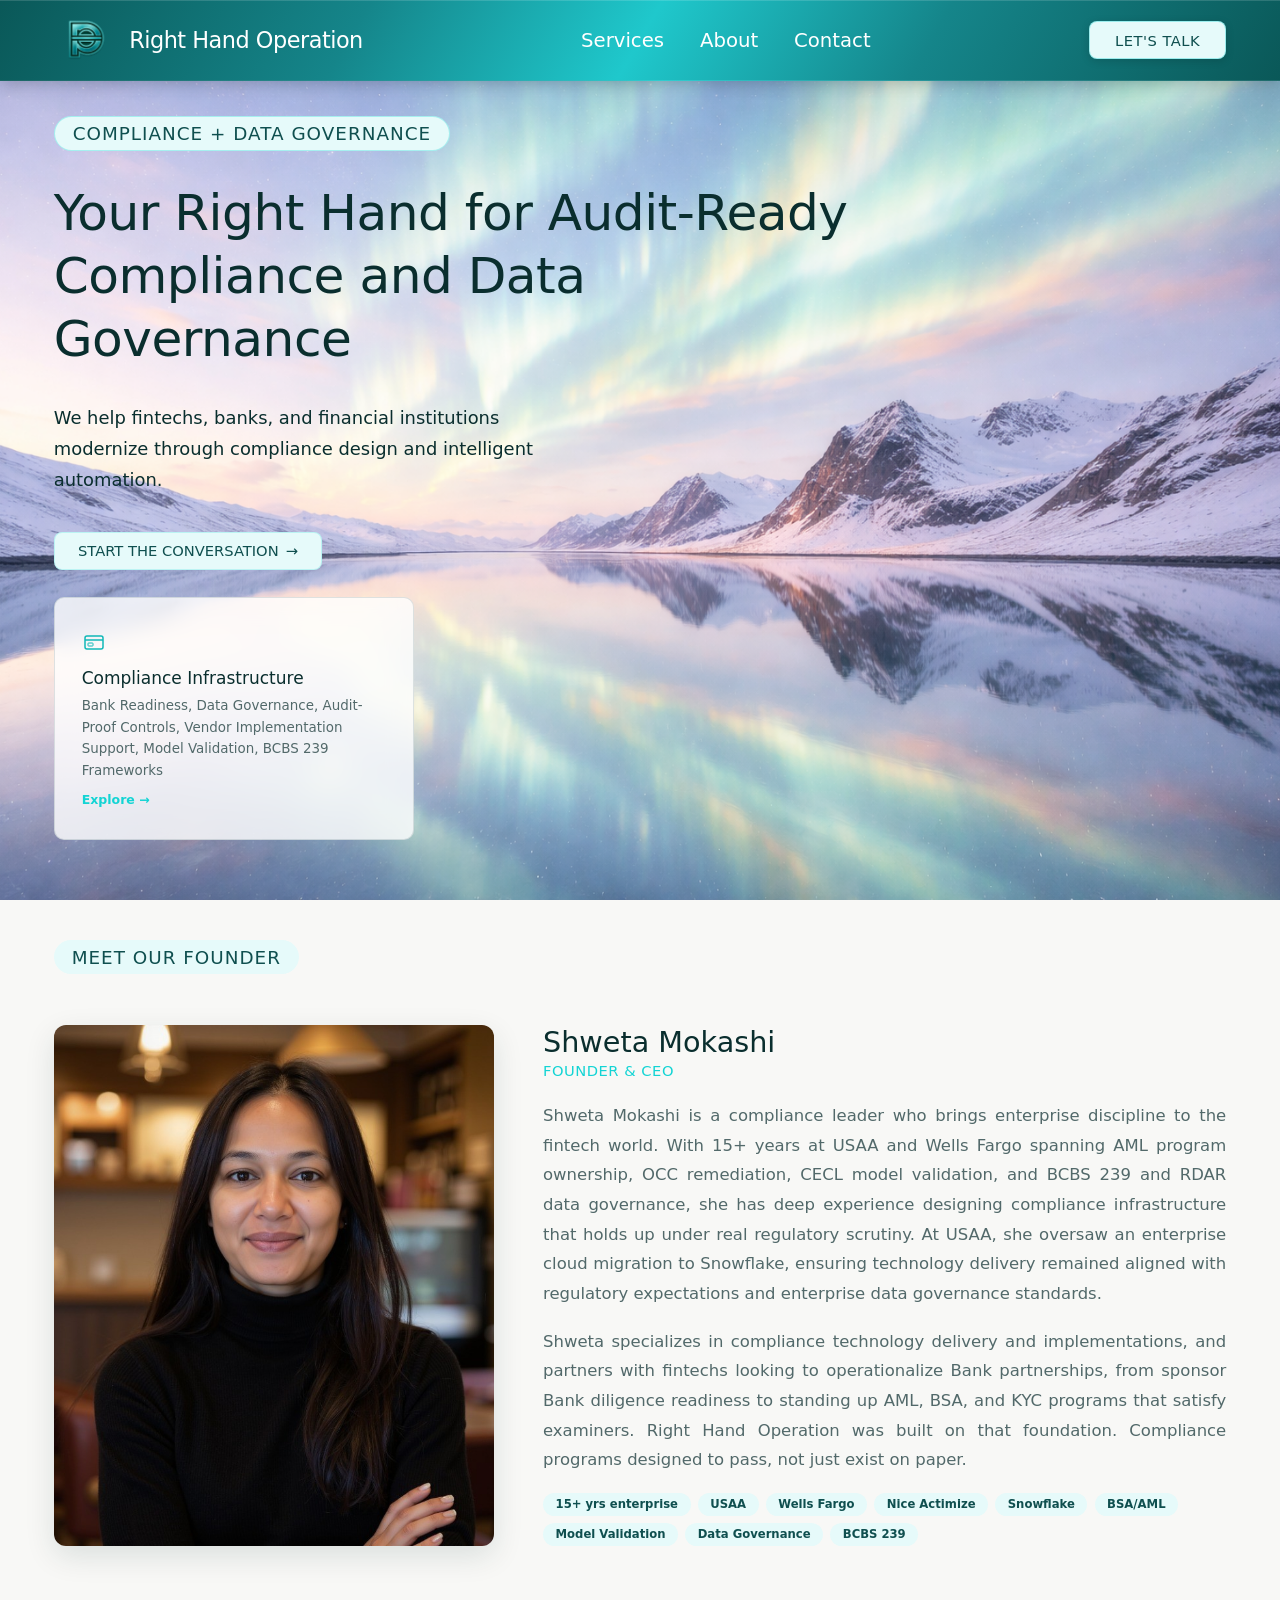
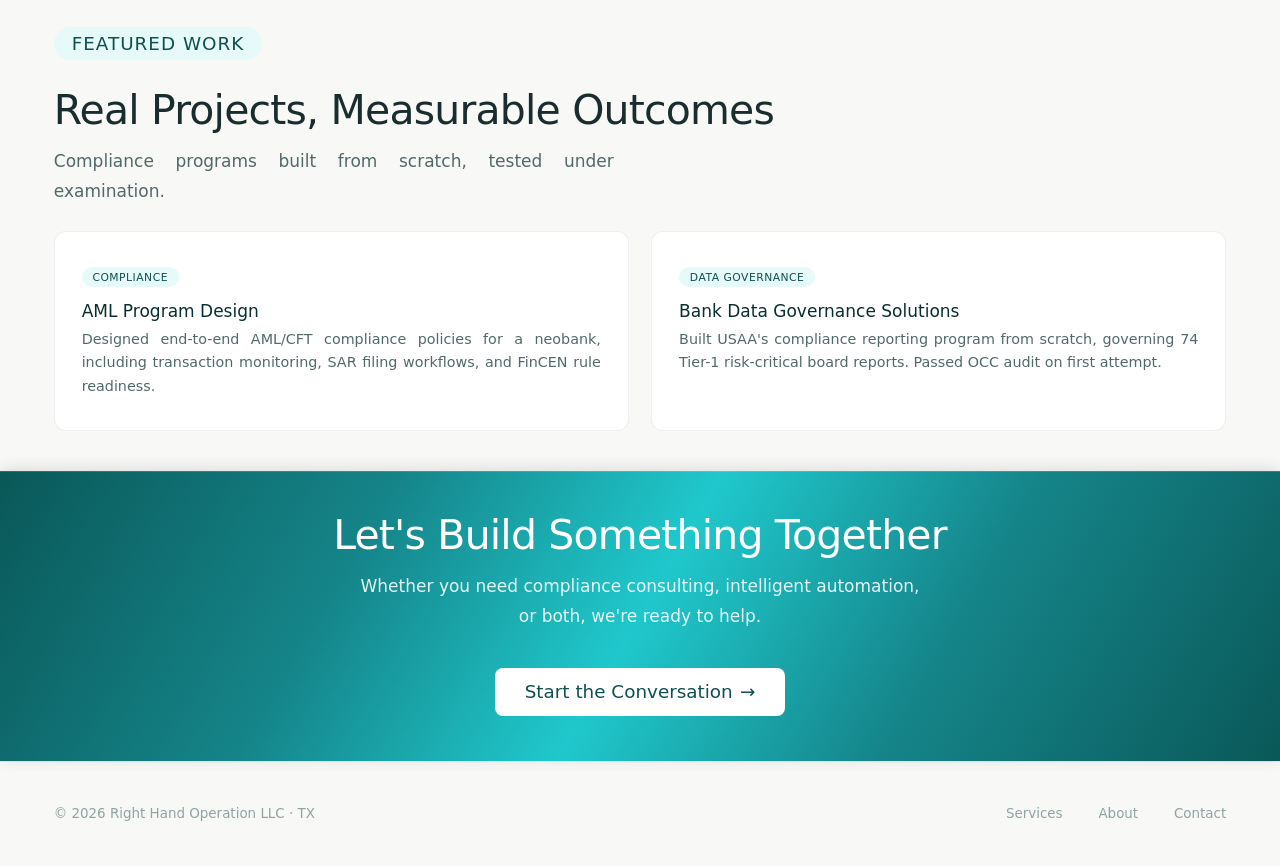
<file: index.html>
<!DOCTYPE html>
<html lang="en">
<head>
<meta charset="UTF-8">
<meta name="viewport" content="width=device-width, initial-scale=1.0">
<title>Right Hand Operation - Compliance & Intelligent Automation</title>
<meta name="description" content="Right Hand Operation delivers compliance consulting and intelligent automation for fintechs, banks, and financial institutions. Founded by a 15-year USAA and Wells Fargo veteran.">
<meta property="og:title" content="Right Hand Operation - Compliance & Intelligent Automation">
<meta property="og:description" content="Purpose-built compliance for fintechs, neobanks, and financial institutions. 15+ years inside USAA and Wells Fargo.">
<meta property="og:type" content="website">
<meta name="twitter:card" content="summary_large_image">
<link rel="stylesheet" href="styles.css">
</head>
<body>

<!-- NAV OVERLAY + DRAWER -->
<div class="nav-overlay" id="navOverlay"></div>
<div class="nav-drawer" id="navDrawer">
  <button class="nav-drawer-close" id="drawerClose">&#10005;</button>
  <a href="/services">Services</a>
  <a href="/about">About</a>
  <a href="/contact">Contact</a>
  <a href="/contact" class="drawer-cta">Let's Talk</a>
</div>

<!-- NAV -->
<nav>
  <div class="nav-inner">
    <a href="/" class="nav-logo">
      <img src="Metallic turquoise logo design.png" alt="Right Hand Operation">
      <span class="logo-text">Right Hand Operation</span>
    </a>
    <div class="nav-links">
      <a href="/services">Services</a>
      <a href="/about">About</a>
      <a href="/contact">Contact</a>
    </div>
    <a href="/contact" class="nav-cta">Let's Talk</a>
    <button class="mobile-toggle"><span></span><span></span><span></span></button>
  </div>
</nav>

<!-- HERO -->
<section class="hero">
  <div class="hero-bg">
    <img src="ChatGPT Image Apr 10, 2026, 12_37_46 PM.png" alt="Aurora over mountains">
  </div>
  <div class="hero-overlay"></div>
  <div class="hero-content">
    <div class="hero-inner">
      <span class="pill pill-teal pill-shimmer">Compliance + Data Governance</span>
      <h1>Your Right Hand for Audit-Ready Compliance and Data Governance</h1>
      <p class="hero-sub">We help fintechs, banks, and financial institutions modernize through compliance design and intelligent automation.</p>
      <div class="hero-ctas">
        <a href="/contact" class="btn-primary">START THE CONVERSATION <span>&#8594;</span></a>
      </div>
      <div class="two-doors" style="grid-template-columns:1fr;max-width:360px;">
        <a href="/services" class="door">
          <div class="door-icon">
            <svg width="24" height="24" viewBox="0 0 24 24" fill="none"><rect x="3" y="6" width="18" height="13" rx="2" stroke="currentColor" stroke-width="1.5"/><path d="M3 10h18" stroke="currentColor" stroke-width="1.5"/><rect x="6" y="13" width="5" height="3" rx="0.5" stroke="currentColor" stroke-width="1"/></svg>
          </div>
          <div class="door-title">Compliance Infrastructure</div>
          <div class="door-sub">Bank Readiness, Data Governance, Audit-Proof Controls, Vendor Implementation Support, Model Validation, BCBS 239 Frameworks</div>
          <span class="door-arrow">Explore &#8594;</span>
        </a>
      </div>
    </div>
  </div>
</section>

<!-- MEET OUR FOUNDER -->
<section class="section" style="background:var(--beige-light);">
  <div class="container">
    <div class="section-header">
      <span class="pill pill-teal">Meet Our Founder</span>
    </div>
    <div class="founder-section reveal">
      <div class="founder-avatar"><img src="Shweta Mokashi PP Linkedin.png" alt="Shweta Mokashi"></div>
      <div>
        <div class="founder-name">Shweta Mokashi</div>
        <div class="founder-role">Founder & CEO</div>
        <div class="founder-bio">
          Shweta Mokashi is a compliance leader who brings enterprise discipline to the fintech world. With 15+ years at USAA and Wells Fargo spanning AML program ownership, OCC remediation, CECL model validation, and BCBS 239 and RDAR data governance, she has deep experience designing compliance infrastructure that holds up under real regulatory scrutiny. At USAA, she oversaw an enterprise cloud migration to Snowflake, ensuring technology delivery remained aligned with regulatory expectations and enterprise data governance standards.
        </div>
        <div class="founder-bio">
          Shweta specializes in compliance technology delivery and implementations, and partners with fintechs looking to operationalize Bank partnerships, from sponsor Bank diligence readiness to standing up AML, BSA, and KYC programs that satisfy examiners. Right Hand Operation was built on that foundation. Compliance programs designed to pass, not just exist on paper.
        </div>
        <div class="creds">
          <span class="cred">15+ yrs enterprise</span>
          <span class="cred">USAA</span>
          <span class="cred">Wells Fargo</span>
          <span class="cred">Nice Actimize</span>
          <span class="cred">Snowflake</span>
          <span class="cred">BSA/AML</span>
          <span class="cred">Model Validation</span>
          <span class="cred">Data Governance</span>
          <span class="cred">BCBS 239</span>
        </div>
      </div>
    </div>

  </div>
</section>

<!-- FEATURED WORK -->
<section id="work" class="section" style="background:var(--beige-light);">
  <div class="container">
    <div class="section-header">
      <span class="pill pill-teal">Featured work</span>
      <div class="section-title">Real Projects, Measurable Outcomes</div>
      <p class="section-sub">Compliance programs built from scratch, tested under examination.</p>
    </div>
    <div class="work-grid" style="grid-template-columns:1fr 1fr;">
      <div class="work-card reveal">
        <span class="work-tag fin">Compliance</span>
        <h3>AML Program Design</h3>
        <p>Designed end-to-end AML/CFT compliance policies for a neobank, including transaction monitoring, SAR filing workflows, and FinCEN rule readiness.</p>
      </div>
      <div class="work-card reveal">
        <span class="work-tag data">Data Governance</span>
        <h3>Bank Data Governance Solutions</h3>
        <p>Built USAA's compliance reporting program from scratch, governing 74 Tier-1 risk-critical board reports. Passed OCC audit on first attempt.</p>
      </div>
    </div>
  </div>
</section>

<!-- CTA -->
<section class="section cta-teal" style="padding:2.25rem 0 2.5rem;">
  <div class="container" style="text-align:center;">
    <div class="section-title">Let's Build Something Together</div>
    <p class="section-sub" style="margin:0 auto 2rem;">Whether you need compliance consulting, intelligent automation, or both, we're ready to help.</p>
    <a href="/contact" class="btn-primary">Start the Conversation <span>&#8594;</span></a>
  </div>
</section>

<!-- FOOTER -->
<footer>
  <div class="container">
    <div class="footer-inner">
      <span class="footer-copy">&copy; 2026 Right Hand Operation LLC &middot; TX</span>
      <div class="footer-links">
        <a href="/services">Services</a>
        <a href="/about">About</a>
        <a href="/contact">Contact</a>
      </div>
    </div>
  </div>
</footer>

<!-- SCROLL REVEAL -->
<script>
const observer = new IntersectionObserver((entries) => {
  entries.forEach(entry => {
    if (entry.isIntersecting) entry.target.classList.add('visible');
  });
}, { threshold: 0.08, rootMargin: '0px 0px -30px 0px' });

document.querySelectorAll('.reveal').forEach((el, i) => {
  el.style.transitionDelay = (i % 4) * 0.08 + 's';
  observer.observe(el);
});

requestAnimationFrame(() => {
  document.querySelectorAll('.reveal').forEach(el => {
    const rect = el.getBoundingClientRect();
    if (rect.top < window.innerHeight) el.classList.add('visible');
  });
});

/* MOBILE NAV */
const drawer = document.getElementById('navDrawer');
const overlay = document.getElementById('navOverlay');
function openNav(){ drawer.classList.add('open'); overlay.classList.add('open'); document.body.style.overflow='hidden'; }
function closeNav(){ drawer.classList.remove('open'); overlay.classList.remove('open'); document.body.style.overflow=''; }
document.querySelector('.mobile-toggle').addEventListener('click', openNav);
overlay.addEventListener('click', closeNav);
document.getElementById('drawerClose').addEventListener('click', closeNav);
</script>

</body>
</html>
</file>
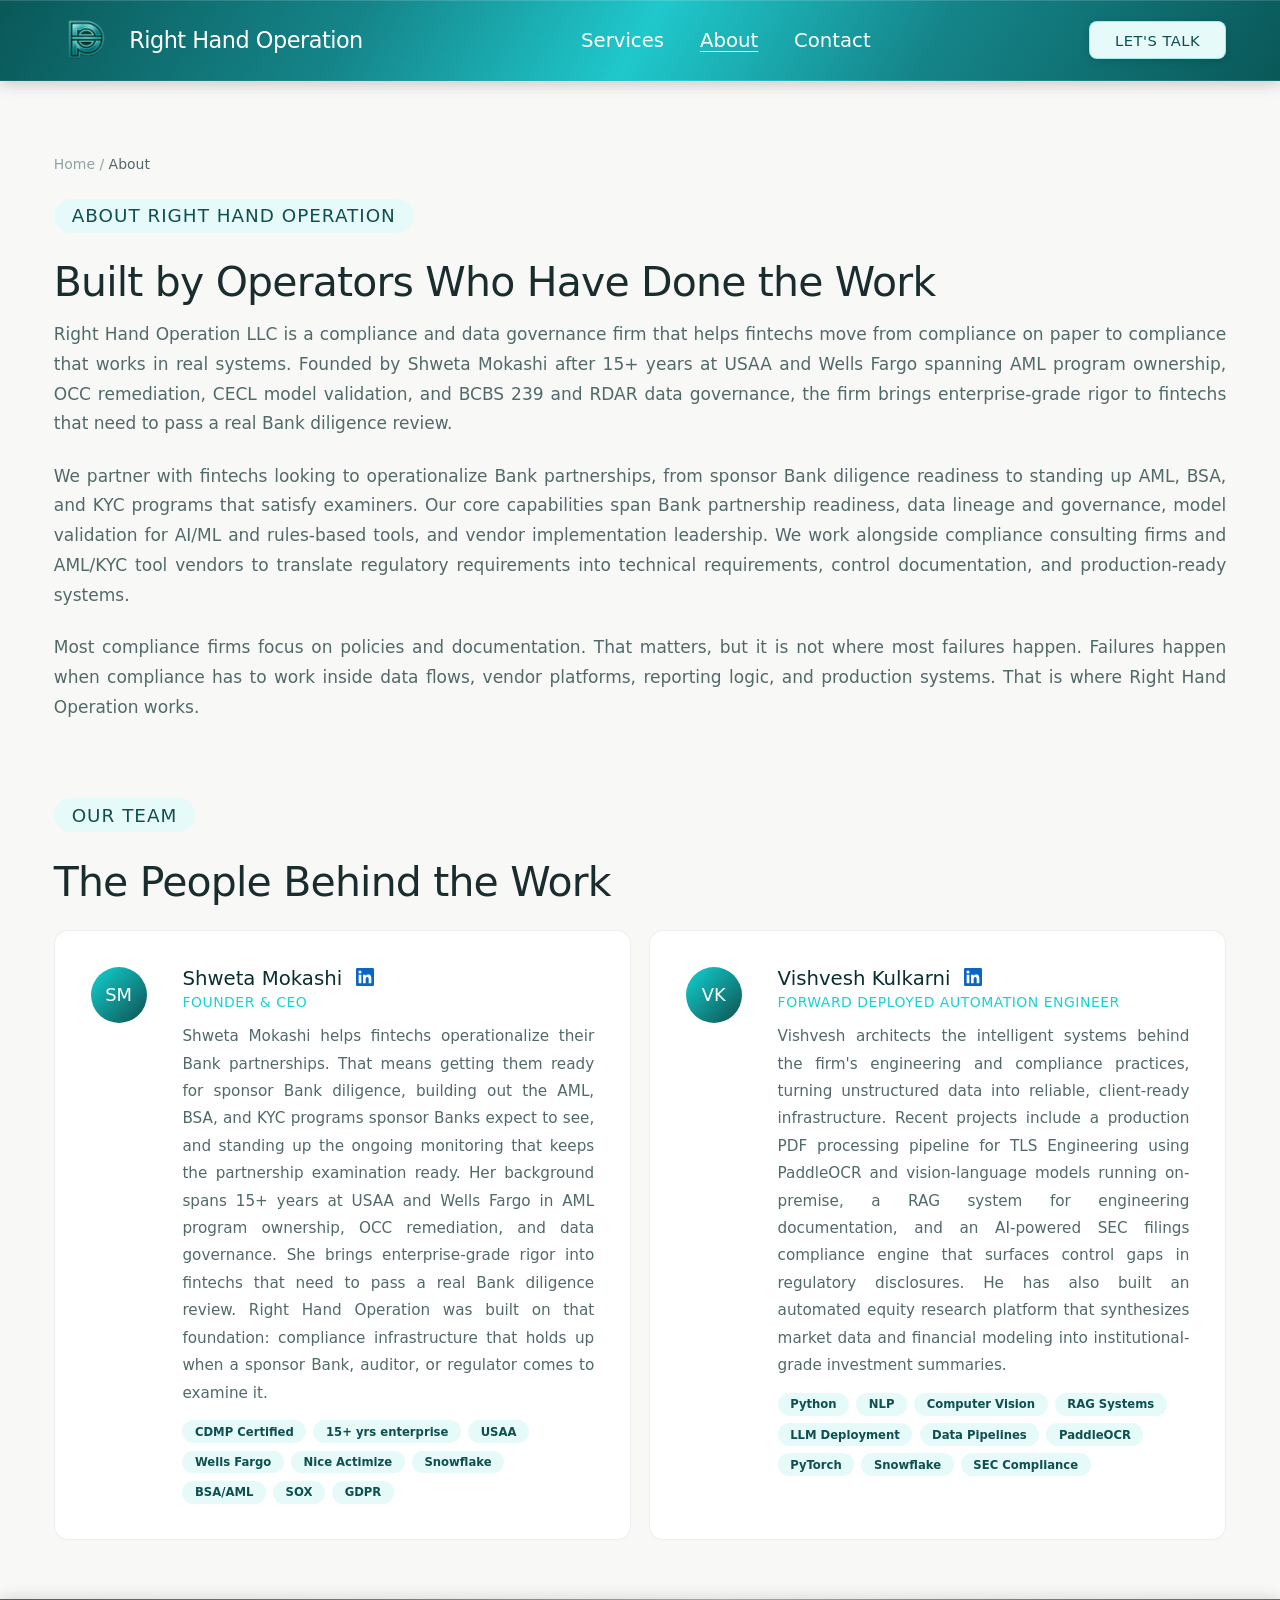
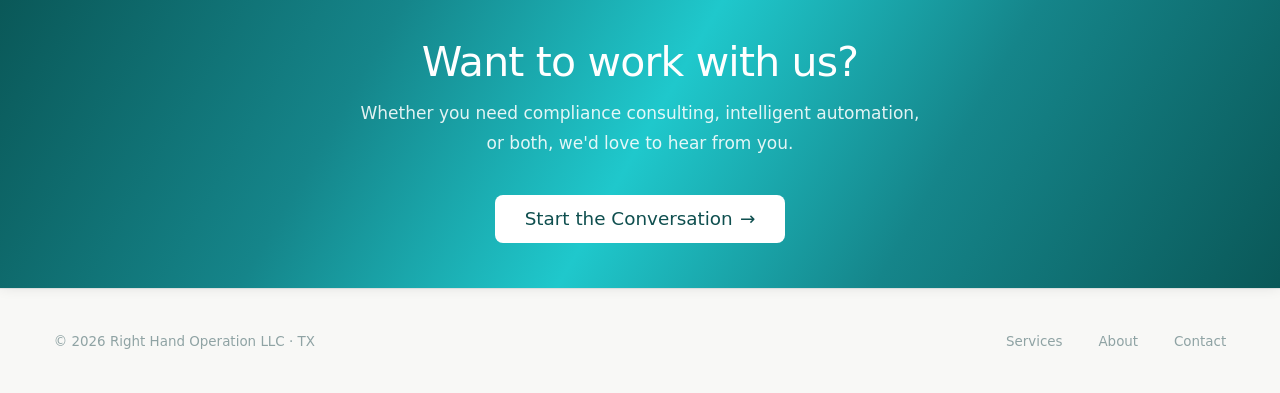
<file: about/index.html>
<!DOCTYPE html>
<html lang="en">
<head>
<meta charset="UTF-8">
<meta name="viewport" content="width=device-width, initial-scale=1.0">
<title>About - Right Hand Operation</title>
<link rel="stylesheet" href="/styles.css">
</head>
<body>

<!-- NAV OVERLAY + DRAWER -->
<div class="nav-overlay" id="navOverlay"></div>
<div class="nav-drawer" id="navDrawer">
  <button class="nav-drawer-close" id="drawerClose">&#10005;</button>
  <a href="/services">Services</a>
  <a href="/about" class="active">About</a>
  <a href="/contact">Contact</a>
  <a href="/contact" class="drawer-cta">Let's Talk</a>
</div>

<!-- NAV -->
<nav>
  <div class="nav-inner">
    <a href="/" class="nav-logo">
      <img src="/Metallic turquoise logo design.png" alt="Right Hand Operation">
      <span class="logo-text">Right Hand Operation</span>
    </a>
    <div class="nav-links">
      <a href="/services">Services</a>

      <a href="/about" class="active">About</a>
      <a href="/contact">Contact</a>
    </div>
    <a href="/contact" class="nav-cta">Let's Talk</a>
    <button class="mobile-toggle"><span></span><span></span><span></span></button>
  </div>
</nav>

<!-- PAGE HERO -->
<section class="page-hero">
  <div class="container">
    <div class="breadcrumb"><a href="/">Home</a> / <span>About</span></div>
    <span class="pill pill-teal">About Right Hand Operation</span>
    <div class="section-title">Built by Operators Who Have Done the Work</div>
    <div class="about-intro" style="max-width:100%;">
      <p class="section-sub" style="max-width:100%;margin-bottom:1.25rem;">Right Hand Operation LLC is a compliance and data governance firm that helps fintechs move from compliance on paper to compliance that works in real systems. Founded by Shweta Mokashi after 15+ years at USAA and Wells Fargo spanning AML program ownership, OCC remediation, CECL model validation, and BCBS 239 and RDAR data governance, the firm brings enterprise-grade rigor to fintechs that need to pass a real Bank diligence review.</p>
      <p class="section-sub" style="max-width:100%;margin-bottom:1.25rem;">We partner with fintechs looking to operationalize Bank partnerships, from sponsor Bank diligence readiness to standing up AML, BSA, and KYC programs that satisfy examiners. Our core capabilities span Bank partnership readiness, data lineage and governance, model validation for AI/ML and rules-based tools, and vendor implementation leadership. We work alongside compliance consulting firms and AML/KYC tool vendors to translate regulatory requirements into technical requirements, control documentation, and production-ready systems.</p>
      <p class="section-sub" style="max-width:100%;">Most compliance firms focus on policies and documentation. That matters, but it is not where most failures happen. Failures happen when compliance has to work inside data flows, vendor platforms, reporting logic, and production systems. That is where Right Hand Operation works.</p>
    </div>
  </div>
</section>

<!-- TEAM -->
<section class="section" style="background:var(--beige-light);">
  <div class="container">
    <div class="section-header">
      <span class="pill pill-teal">Our team</span>
      <div class="section-title">The People Behind the Work</div>
    </div>
    <div class="team-grid">
      <div class="about-row reveal">
        <div class="about-avatar">SM</div>
        <div>
          <div class="about-name">Shweta Mokashi <a href="https://www.linkedin.com/in/shweta-mokashi-ai/" target="_blank" rel="noopener" title="LinkedIn" style="vertical-align:middle;margin-left:.4rem;"><svg width="18" height="18" viewBox="0 0 24 24" fill="#0a66c2"><path d="M20.447 20.452h-3.554v-5.569c0-1.328-.027-3.037-1.852-3.037-1.853 0-2.136 1.445-2.136 2.939v5.667H9.351V9h3.414v1.561h.046c.477-.9 1.637-1.85 3.37-1.85 3.601 0 4.267 2.37 4.267 5.455v6.286zM5.337 7.433a2.062 2.062 0 01-2.063-2.065 2.064 2.064 0 112.063 2.065zm1.782 13.019H3.555V9h3.564v11.452zM22.225 0H1.771C.792 0 0 .774 0 1.729v20.542C0 23.227.792 24 1.771 24h20.451C23.2 24 24 23.227 24 22.271V1.729C24 .774 23.2 0 22.222 0h.003z"/></svg></a></div>
          <div class="about-role">Founder & CEO</div>
          <div class="about-text">
            Shweta Mokashi helps fintechs operationalize their Bank partnerships. That means getting them ready for sponsor Bank diligence, building out the AML, BSA, and KYC programs sponsor Banks expect to see, and standing up the ongoing monitoring that keeps the partnership examination ready. Her background spans 15+ years at USAA and Wells Fargo in AML program ownership, OCC remediation, and data governance. She brings enterprise-grade rigor into fintechs that need to pass a real Bank diligence review. Right Hand Operation was built on that foundation: compliance infrastructure that holds up when a sponsor Bank, auditor, or regulator comes to examine it.
          </div>
          <div class="creds">
            <span class="cred">CDMP Certified</span>
            <span class="cred">15+ yrs enterprise</span>
            <span class="cred">USAA</span>
            <span class="cred">Wells Fargo</span>
            <span class="cred">Nice Actimize</span>
            <span class="cred">Snowflake</span>
            <span class="cred">BSA/AML</span>
            <span class="cred">SOX</span>
            <span class="cred">GDPR</span>
          </div>
        </div>
      </div>
      <div class="about-row reveal">
        <div class="about-avatar">VK</div>
        <div>
          <div class="about-name">Vishvesh Kulkarni <a href="https://www.linkedin.com/in/vishvesh-kulkarni/" target="_blank" rel="noopener" title="LinkedIn" style="vertical-align:middle;margin-left:.4rem;"><svg width="18" height="18" viewBox="0 0 24 24" fill="#0a66c2"><path d="M20.447 20.452h-3.554v-5.569c0-1.328-.027-3.037-1.852-3.037-1.853 0-2.136 1.445-2.136 2.939v5.667H9.351V9h3.414v1.561h.046c.477-.9 1.637-1.85 3.37-1.85 3.601 0 4.267 2.37 4.267 5.455v6.286zM5.337 7.433a2.062 2.062 0 01-2.063-2.065 2.064 2.064 0 112.063 2.065zm1.782 13.019H3.555V9h3.564v11.452zM22.225 0H1.771C.792 0 0 .774 0 1.729v20.542C0 23.227.792 24 1.771 24h20.451C23.2 24 24 23.227 24 22.271V1.729C24 .774 23.2 0 22.222 0h.003z"/></svg></a></div>
          <div class="about-role">Forward Deployed Automation Engineer</div>
          <div class="about-text">
            Vishvesh architects the intelligent systems behind the firm's engineering and compliance practices, turning unstructured data into reliable, client-ready infrastructure. Recent projects include a production PDF processing pipeline for TLS Engineering using PaddleOCR and vision-language models running on-premise, a RAG system for engineering documentation, and an AI-powered SEC filings compliance engine that surfaces control gaps in regulatory disclosures. He has also built an automated equity research platform that synthesizes market data and financial modeling into institutional-grade investment summaries.
          </div>
          <div class="creds">
            <span class="cred">Python</span>
            <span class="cred">NLP</span>
            <span class="cred">Computer Vision</span>
            <span class="cred">RAG Systems</span>
            <span class="cred">LLM Deployment</span>
            <span class="cred">Data Pipelines</span>
            <span class="cred">PaddleOCR</span>
            <span class="cred">PyTorch</span>
            <span class="cred">Snowflake</span>
            <span class="cred">SEC Compliance</span>
          </div>
        </div>
      </div>
    </div>
  </div>
</section>

<!-- CTA -->
<section class="section cta-teal" style="padding:2.25rem 0 2.5rem;">
  <div class="container" style="text-align:center;">
    <div class="section-title">Want to work with us?</div>
    <p class="section-sub" style="margin:0 auto 2rem;">Whether you need compliance consulting, intelligent automation, or both, we'd love to hear from you.</p>
    <a href="/contact" class="btn-primary">Start the Conversation <span>&#8594;</span></a>
  </div>
</section>

<!-- FOOTER -->
<footer>
  <div class="container">
    <div class="footer-inner">
      <span class="footer-copy">&copy; 2026 Right Hand Operation LLC &middot; TX</span>
      <div class="footer-links">
        <a href="/services">Services</a>
  
        <a href="/about">About</a>
        <a href="/contact">Contact</a>
      </div>
    </div>
  </div>
</footer>

<!-- SCROLL REVEAL -->
<script>
const observer = new IntersectionObserver((entries) => {
  entries.forEach(entry => {
    if (entry.isIntersecting) entry.target.classList.add('visible');
  });
}, { threshold: 0.08, rootMargin: '0px 0px -30px 0px' });

document.querySelectorAll('.reveal').forEach((el, i) => {
  el.style.transitionDelay = (i % 4) * 0.08 + 's';
  observer.observe(el);
});

requestAnimationFrame(() => {
  document.querySelectorAll('.reveal').forEach(el => {
    const rect = el.getBoundingClientRect();
    if (rect.top < window.innerHeight) el.classList.add('visible');
  });
});

/* MOBILE NAV */
const drawer = document.getElementById('navDrawer');
const overlay = document.getElementById('navOverlay');
function openNav(){ drawer.classList.add('open'); overlay.classList.add('open'); document.body.style.overflow='hidden'; }
function closeNav(){ drawer.classList.remove('open'); overlay.classList.remove('open'); document.body.style.overflow=''; }
document.querySelector('.mobile-toggle').addEventListener('click', openNav);
overlay.addEventListener('click', closeNav);
document.getElementById('drawerClose').addEventListener('click', closeNav);
</script>

</body>
</html>
</file>
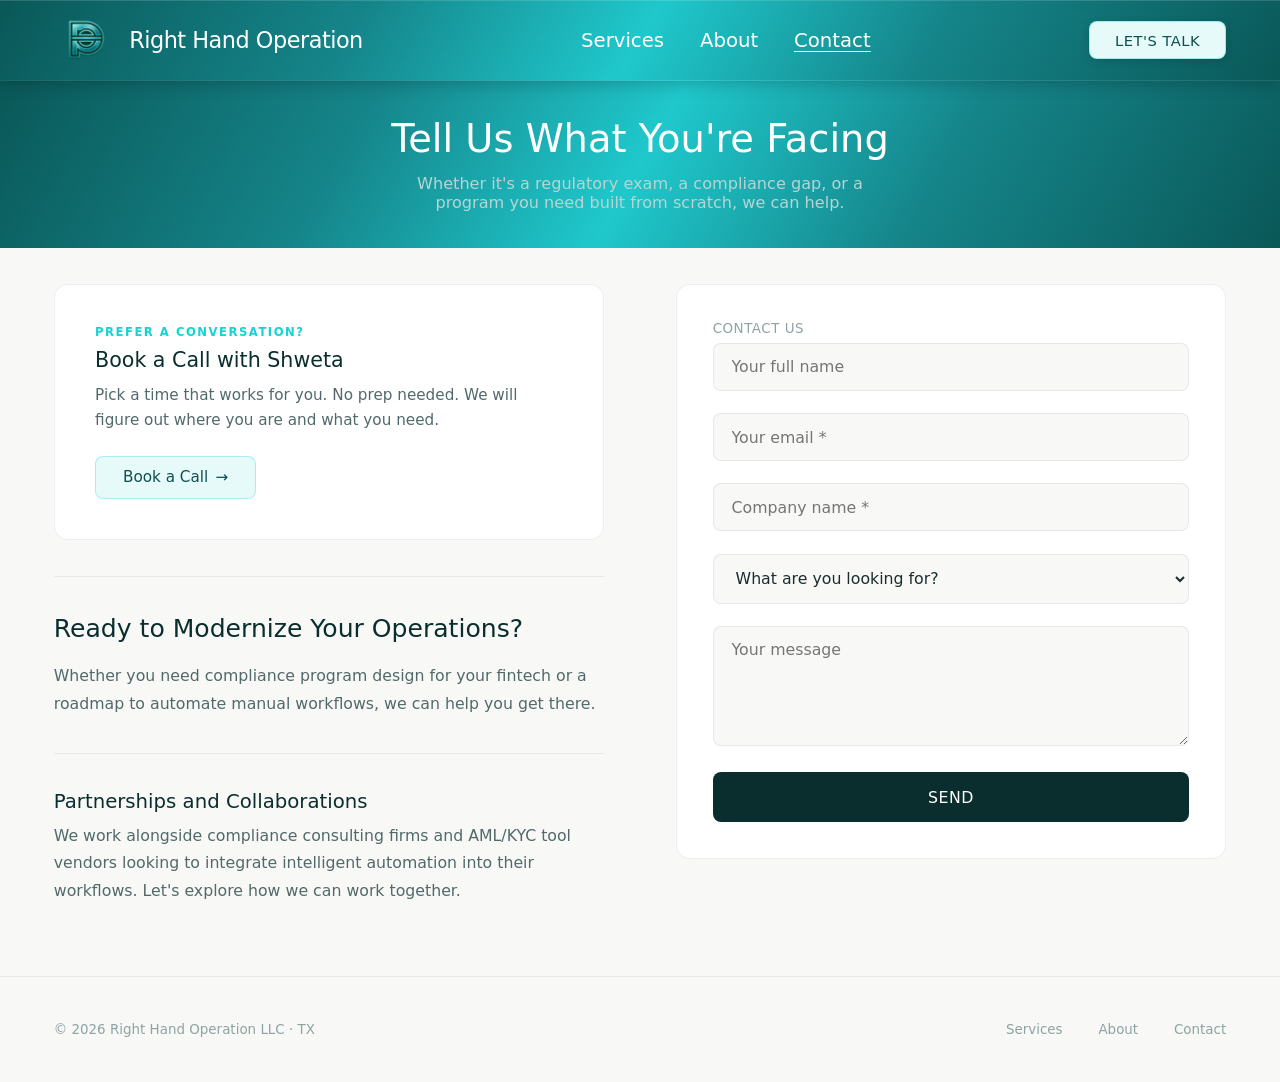
<file: contact/index.html>
<!DOCTYPE html>
<html lang="en">
<head>
<meta charset="UTF-8">
<meta name="viewport" content="width=device-width, initial-scale=1.0">
<title>Contact - Right Hand Operation</title>
<link rel="stylesheet" href="/styles.css">
<style>
.book-call-card{
  background:var(--white);border:1px solid rgba(13,59,62,0.08);border-radius:14px;
  padding:2.25rem;text-align:center;max-width:640px;margin:0 auto;
}
.book-call-label{font-size:.65rem;font-weight:600;letter-spacing:1.5px;color:#13D4D4;text-transform:uppercase;margin-bottom:.5rem;}
.book-call-card h3{font-size:1.15rem;font-weight:500;color:#0a2e2e;margin-bottom:.5rem;}
.book-call-card p{font-size:.85rem;color:#52696a;line-height:1.65;margin-bottom:1.25rem;}
.book-call-btn{
  display:inline-flex;align-items:center;gap:.4rem;
  background:#e6fafa;color:#0f4f4f;padding:.65rem 1.5rem;
  border-radius:8px;font-weight:500;font-size:.85rem;text-decoration:none;
  border:1px solid rgba(19,212,212,0.3);transition:all .25s;
}
.book-call-btn:hover{background:var(--teal-mid);color:var(--teal-dark);}
@media(max-width:600px){
  .book-call-card{padding:1.5rem 1.25rem;}
}
</style>
</head>
<body>

<!-- NAV OVERLAY + DRAWER -->
<div class="nav-overlay" id="navOverlay"></div>
<div class="nav-drawer" id="navDrawer">
  <button class="nav-drawer-close" id="drawerClose">&#10005;</button>
  <a href="/services">Services</a>
  <a href="/about">About</a>
  <a href="/contact" class="active">Contact</a>
  <a href="/contact" class="drawer-cta">Let's Talk</a>
</div>

<!-- NAV -->
<nav>
  <div class="nav-inner">
    <a href="/" class="nav-logo">
      <img src="/Metallic turquoise logo design.png" alt="Right Hand Operation">
      <span class="logo-text">Right Hand Operation</span>
    </a>
    <div class="nav-links">
      <a href="/services">Services</a>

      <a href="/about">About</a>
      <a href="/contact" class="active">Contact</a>
    </div>
    <a href="/contact" class="nav-cta">Let's Talk</a>
    <button class="mobile-toggle"><span></span><span></span><span></span></button>
  </div>
</nav>

<!-- CONTACT BANNER -->
<section class="contact-banner" style="margin-top:80px;">
  <h2>Tell Us What You're Facing</h2>
  <p>Whether it's a regulatory exam, a compliance gap, or a program you need built from scratch, we can help.</p>
</section>

<!-- CONTACT FORM -->
<section class="contact-body">
  <div class="container">
    <div class="contact-grid">
      <div class="contact-text">
        <div class="book-call-card" style="text-align:left;">
          <div class="book-call-label">Prefer a conversation?</div>
          <h3>Book a Call with Shweta</h3>
          <p>Pick a time that works for you. No prep needed. We will figure out where you are and what you need.</p>
          <a href="https://zcal.co/smokashi/30min" target="_blank" rel="noopener" class="book-call-btn">Book a Call <span>&#8594;</span></a>
        </div>
        <div class="contact-text-divider"></div>
        <h3>Ready to Modernize Your Operations?</h3>
        <p>Whether you need compliance program design for your fintech or a roadmap to automate manual workflows, we can help you get there.</p>
        <div class="contact-text-divider"></div>
        <h4>Partnerships and Collaborations</h4>
        <p>We work alongside compliance consulting firms and AML/KYC tool vendors looking to integrate intelligent automation into their workflows. Let's explore how we can work together.</p>
      </div>
      <form class="contact-form" id="contactForm" action="https://api.web3forms.com/submit" method="POST">
        <input type="hidden" name="access_key" value="3748e227-9359-4592-881a-24cb514bd04b">
        <input type="hidden" name="subject" value="New inquiry from righthandoperation.com">
        <input type="hidden" name="from_name" value="RHO Website">
        <label>Contact Us</label>
        <input type="text" name="name" placeholder="Your full name">
        <input type="email" name="email" placeholder="Your email *" required>
        <input type="text" name="company" placeholder="Company name *" required>
        <select name="looking_for">
          <option value="" disabled selected>What are you looking for?</option>
          <option>Bank Partnership Readiness</option>
          <option>Data & Governance</option>
          <option>Vendor Implementation Support</option>
          <option>Partnership opportunity</option>
          <option>General question</option>
        </select>
        <textarea name="message" placeholder="Your message"></textarea>
        <button type="submit" class="contact-submit" id="submitBtn">Send</button>
        <div id="formSuccess" style="display:none;text-align:center;padding:1.5rem 0;">
          <p style="font-size:1.1rem;font-weight:500;color:#0a2e2e;margin-bottom:.5rem;">Thank you for reaching out.</p>
          <p style="font-size:.85rem;color:#52696a;">We will get back to you shortly.</p>
        </div>
      </form>
    </div>
  </div>
</section>


<!-- FOOTER -->
<footer>
  <div class="container">
    <div class="footer-inner">
      <span class="footer-copy">&copy; 2026 Right Hand Operation LLC &middot; TX</span>
      <div class="footer-links">
        <a href="/services">Services</a>
  
        <a href="/about">About</a>
        <a href="/contact">Contact</a>
      </div>
    </div>
  </div>
</footer>

<script>
/* MOBILE NAV */
const drawer = document.getElementById('navDrawer');
const overlay = document.getElementById('navOverlay');
function openNav(){ drawer.classList.add('open'); overlay.classList.add('open'); document.body.style.overflow='hidden'; }
function closeNav(){ drawer.classList.remove('open'); overlay.classList.remove('open'); document.body.style.overflow=''; }
document.querySelector('.mobile-toggle').addEventListener('click', openNav);
overlay.addEventListener('click', closeNav);
document.getElementById('drawerClose').addEventListener('click', closeNav);

/* CONTACT FORM */
const form = document.getElementById('contactForm');
const btn = document.getElementById('submitBtn');
const successMsg = document.getElementById('formSuccess');

form.addEventListener('submit', async function(e) {
  e.preventDefault();
  btn.disabled = true;
  btn.textContent = 'Sending...';

  try {
    const res = await fetch('https://api.web3forms.com/submit', {
      method: 'POST',
      body: new FormData(form)
    });
    const data = await res.json();
    if (data.success) {
      form.querySelectorAll('input:not([type=hidden]), select, textarea').forEach(el => el.style.display = 'none');
      form.querySelector('label').style.display = 'none';
      btn.style.display = 'none';
      successMsg.style.display = 'block';
    } else {
      btn.textContent = 'Something went wrong. Try again.';
      btn.disabled = false;
    }
  } catch {
    btn.textContent = 'Something went wrong. Try again.';
    btn.disabled = false;
  }
});
</script>

</body>
</html>
</file>
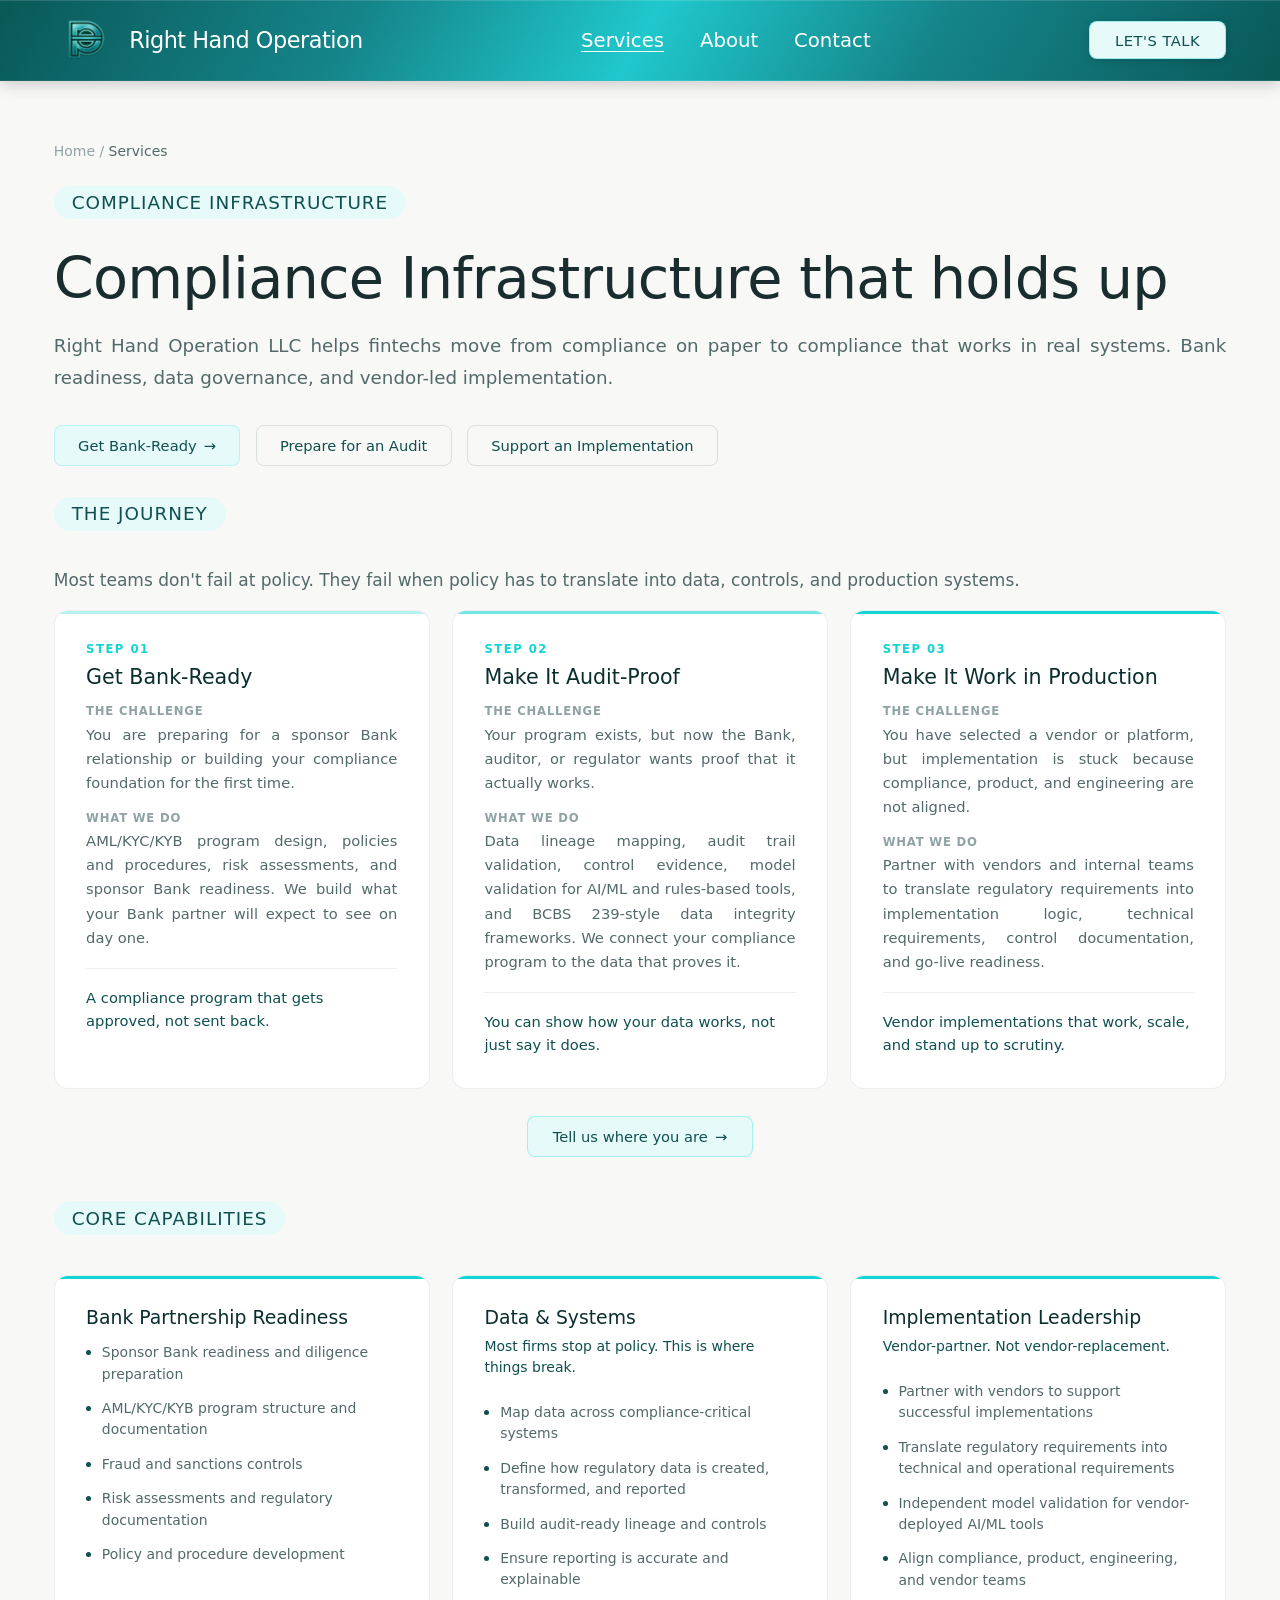
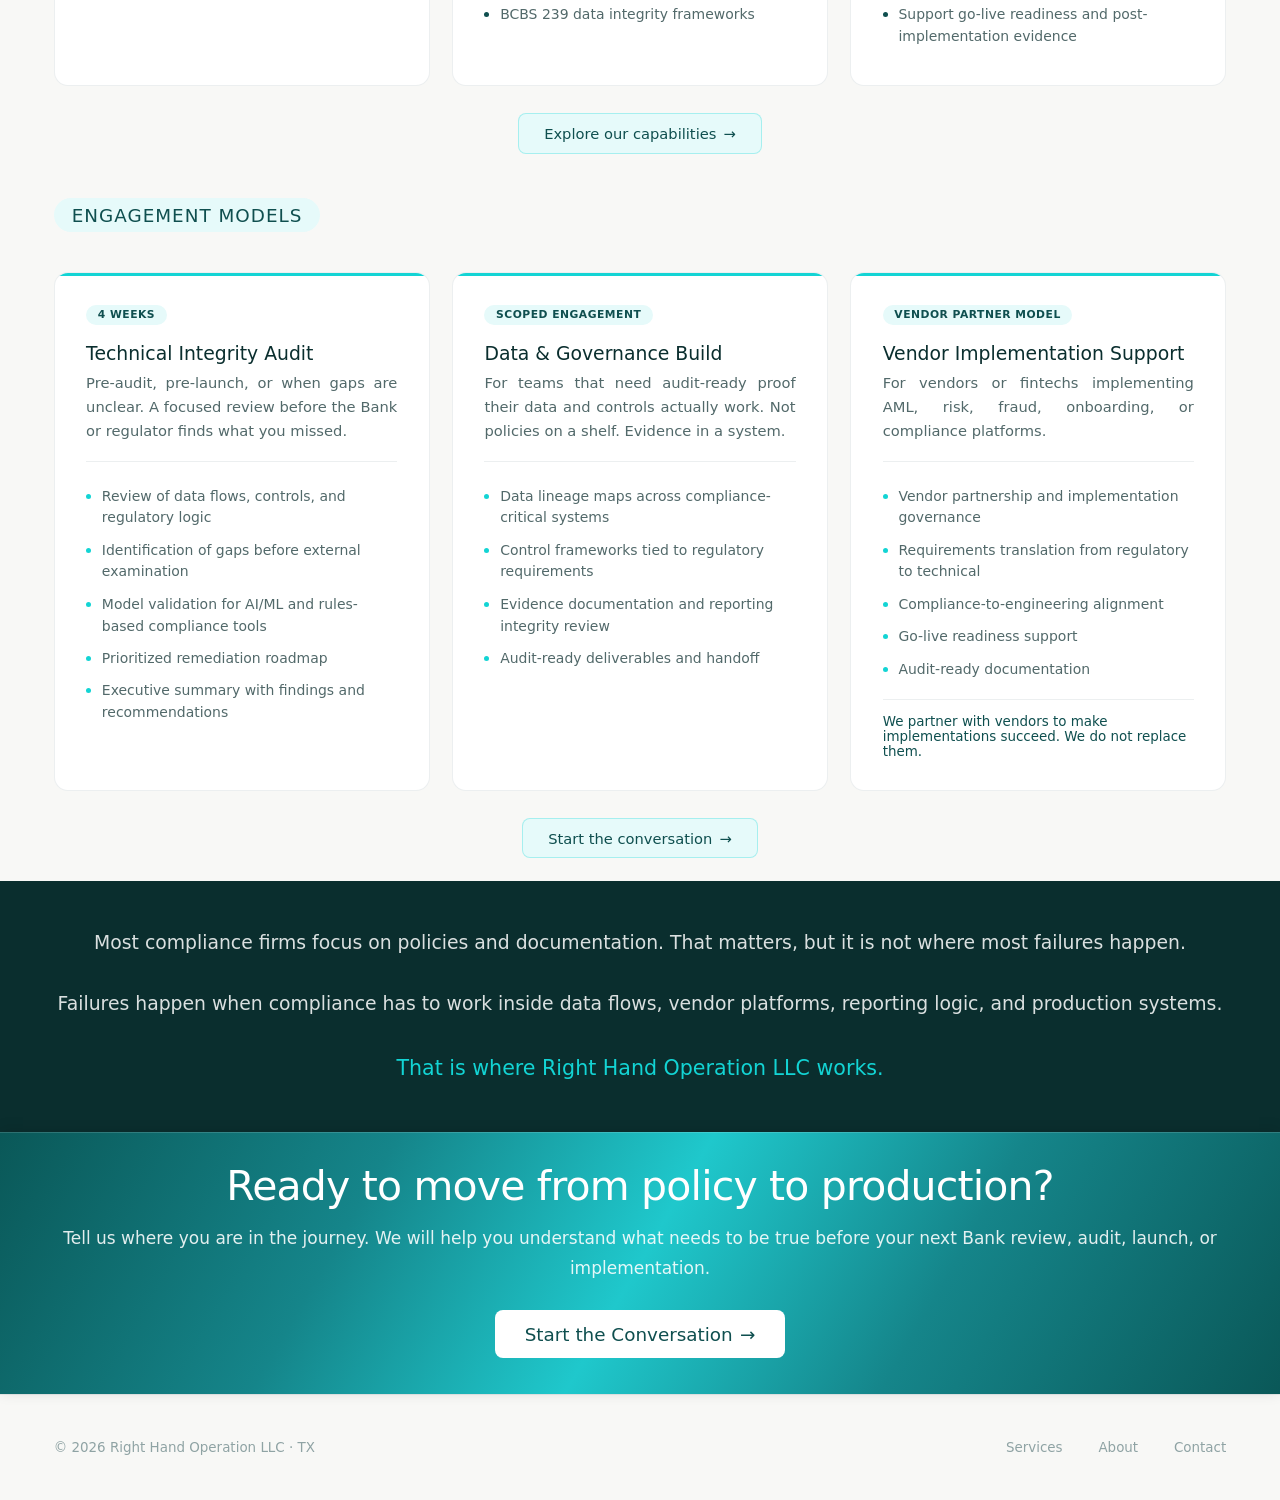
<file: services/index.html>
<!DOCTYPE html>
<html lang="en">
<head>
<meta charset="UTF-8">
<meta name="viewport" content="width=device-width, initial-scale=1.0">
<title>Services - Right Hand Operation LLC</title>
<meta name="description" content="Right Hand Operation LLC delivers compliance infrastructure for fintechs. Bank readiness, audit-proof data governance, and vendor implementation support.">
<meta property="og:title" content="Services - Right Hand Operation LLC">
<meta property="og:description" content="Compliance infrastructure that holds up with Banks. Bank readiness, data governance, and vendor-led implementation.">
<meta property="og:type" content="website">
<meta name="twitter:card" content="summary_large_image">
<link rel="stylesheet" href="/styles.css">
<style>
/* ── SERVICES PAGE ──────────────────────────────────────── */

[id]{scroll-margin-top:100px;}

/* Override global max-widths so text spans full container */
.services-page .section-sub{max-width:100%;}

/* Uniform tight section spacing */
.services-page .section{padding:1.25rem 0;}
.services-page .section-header{margin-bottom:.75rem;}

/* Hero */
.svc-hero{background:var(--beige-light);margin-top:80px;padding:3.5rem 0 0.5rem;}
.svc-hero .section-title{font-size:clamp(2.2rem,4.5vw,3.2rem);max-width:100%;margin-bottom:1rem;}
.svc-hero .section-sub{max-width:100%;margin-bottom:1.75rem;font-size:1.02rem;}
.hero-btns{display:flex;gap:.85rem;flex-wrap:wrap;}
.btn-ghost{
  display:inline-flex;align-items:center;gap:.4rem;
  background:transparent;color:var(--teal);padding:.6rem 1.3rem;
  border-radius:8px;font-weight:500;font-size:.82rem;text-decoration:none;
  transition:all .25s;border:1.5px solid var(--border-strong);
}
.btn-ghost:hover{border-color:var(--teal-mid);background:var(--white);transform:translateY(-1px);}


/* Ladder */
.ladder-intro{max-width:100%;margin-bottom:.75rem;margin-top:-.25rem;}
.ladder-grid{display:grid;grid-template-columns:repeat(3,1fr);gap:1.25rem;}
.ladder-card{
  background:var(--white);border:1px solid var(--border);border-radius:14px;
  padding:1.75rem 1.75rem;position:relative;overflow:hidden;transition:all .3s;
}
.ladder-card:hover{box-shadow:0 8px 24px rgba(0,0,0,.04);transform:translateY(-2px);}
.ladder-card::before{content:'';position:absolute;top:0;left:0;right:0;height:3px;}
.ladder-card:nth-child(1)::before{background:rgba(19,212,212,.3);}
.ladder-card:nth-child(2)::before{background:rgba(19,212,212,.6);}
.ladder-card:nth-child(3)::before{background:var(--teal-mid);}
.ladder-step{font-size:.65rem;font-weight:600;letter-spacing:1.5px;color:var(--teal-mid);text-transform:uppercase;margin-bottom:.5rem;}
.ladder-title{font-size:1.15rem;font-weight:500;color:var(--teal-dark);margin-bottom:.85rem;}
.ladder-label{font-size:.65rem;font-weight:600;letter-spacing:.8px;color:var(--text-light);text-transform:uppercase;margin-bottom:.25rem;margin-top:.85rem;}
.ladder-label:first-of-type{margin-top:0;}
.ladder-text{font-size:.82rem;color:var(--text-secondary);line-height:1.65;text-align:justify;}
.ladder-outcome{
  font-size:.82rem;color:var(--teal);font-weight:500;line-height:1.55;
  padding-top:1rem;margin-top:1rem;border-top:1px solid var(--border);
}

/* Capability cards (same visual as ladder cards) */
.cap-grid{display:grid;grid-template-columns:repeat(3,1fr);gap:1.25rem;}
.cap-card{
  background:var(--white);border:1px solid var(--border);border-radius:14px;
  padding:1.75rem 1.75rem;position:relative;overflow:hidden;transition:all .3s;
}
.cap-card:hover{box-shadow:0 8px 24px rgba(0,0,0,.04);transform:translateY(-2px);}
.cap-card::before{content:'';position:absolute;top:0;left:0;right:0;height:3px;background:var(--teal-mid);}
.cap-title{font-size:1.05rem;font-weight:500;color:var(--teal-dark);margin-bottom:.4rem;}
.cap-tagline{font-size:.78rem;color:var(--teal);font-weight:500;margin-bottom:1rem;line-height:1.5;}
.cap-list{list-style:none;padding:0;margin:0;}
.cap-list li{
  display:flex;gap:.6rem;
  font-size:.78rem;color:var(--text-secondary);line-height:1.55;
  padding:.35rem 0;
}
.cap-list li::before{
  content:"";min-width:5px;width:5px;height:5px;
  border-radius:50%;background:var(--teal);flex-shrink:0;margin-top:.45rem;
}

/* Engagement detail cards */
.engage-detail-grid{display:grid;grid-template-columns:repeat(3,1fr);gap:1.25rem;}
.engage-detail{
  background:var(--white);border:1px solid var(--border);border-radius:14px;
  padding:1.75rem 1.75rem;position:relative;overflow:hidden;transition:all .3s;
}
.engage-detail:hover{box-shadow:0 8px 24px rgba(0,0,0,.04);transform:translateY(-2px);}
.engage-detail::before{content:'';position:absolute;top:0;left:0;right:0;height:3px;background:var(--teal-mid);}
.engage-detail-meta{display:flex;gap:.5rem;flex-wrap:wrap;margin-bottom:1rem;}
.engage-tag{
  font-size:.6rem;font-weight:600;padding:.2rem .65rem;border-radius:100px;
  background:var(--teal-pale);color:var(--teal);letter-spacing:.5px;text-transform:uppercase;
}
.engage-detail h3{font-size:1.05rem;font-weight:500;color:var(--teal-dark);margin-bottom:.4rem;}
.engage-detail-best{font-size:.82rem;color:var(--text-secondary);line-height:1.65;margin-bottom:1rem;text-align:justify;}
.engage-includes{list-style:none;padding:1rem 0 0;margin:0;border-top:1px solid var(--border);}
.engage-includes li{
  display:flex;gap:.6rem;
  font-size:.78rem;color:var(--text-secondary);line-height:1.55;
  padding:.3rem 0;
}
.engage-includes li::before{
  content:"";min-width:5px;width:5px;height:5px;
  border-radius:50%;background:var(--teal-mid);flex-shrink:0;margin-top:.45rem;
}
.engage-partner-note{
  font-size:.75rem;color:var(--teal);font-weight:500;
  margin-top:.75rem;padding-top:.75rem;border-top:1px solid var(--border);
}

/* Section CTA (pill-style background) */
.section-cta-wrap{text-align:center;margin-top:1.5rem;}
.section-cta{
  display:inline-flex;align-items:center;gap:.4rem;
  background:var(--teal-pale);color:var(--teal);padding:.6rem 1.4rem;
  border-radius:8px;font-weight:500;font-size:.82rem;text-decoration:none;
  transition:all .25s;border:1px solid rgba(19,212,212,0.3);
}
.section-cta:hover{background:var(--teal-mid);color:var(--teal-dark);transform:translateY(-1px);}

/* Positioning block */
.positioning{background:var(--teal-dark);padding:2.5rem 0;}
.positioning-inner{max-width:100%;margin:0 auto;text-align:center;}
.positioning-inner p{font-size:1.05rem;color:rgba(255,255,255,.85);line-height:1.85;margin-bottom:1.5rem;}
.positioning-inner p:last-child{color:var(--teal-mid);font-weight:500;margin-bottom:0;font-size:1.15rem;}

@media(max-width:900px){
  .svc-hero{padding:3rem 0 1.5rem;}
  .ladder-grid{grid-template-columns:1fr;gap:1rem;}
  .cap-grid{grid-template-columns:1fr;gap:1rem;}
  .engage-detail-grid{grid-template-columns:1fr;}
  .positioning{padding:2rem 0;}
  .positioning-inner p{font-size:.95rem;}
  .hero-btns{flex-direction:column;gap:.6rem;}
  .hero-btns .btn-primary,
  .hero-btns .btn-ghost{width:100%;justify-content:center;text-align:center;}
}
@media(max-width:600px){
  .svc-hero .section-title{font-size:clamp(1.3rem,5vw,1.8rem);}
}
</style>
</head>
<body class="services-page">

<!-- NAV OVERLAY + DRAWER -->
<div class="nav-overlay" id="navOverlay"></div>
<div class="nav-drawer" id="navDrawer">
  <button class="nav-drawer-close" id="drawerClose">&#10005;</button>
  <a href="/services" class="active">Services</a>
  <a href="/about">About</a>
  <a href="/contact">Contact</a>
  <a href="/contact" class="drawer-cta">Let's Talk</a>
</div>

<!-- NAV -->
<nav>
  <div class="nav-inner">
    <a href="/" class="nav-logo">
      <img src="/Metallic turquoise logo design.png" alt="Right Hand Operation">
      <span class="logo-text">Right Hand Operation</span>
    </a>
    <div class="nav-links">
      <a href="/services" class="active">Services</a>
      <a href="/about">About</a>
      <a href="/contact">Contact</a>
    </div>
    <a href="/contact" class="nav-cta">Let's Talk</a>
    <button class="mobile-toggle"><span></span><span></span><span></span></button>
  </div>
</nav>

<!-- HERO -->
<section class="svc-hero">
  <div class="container">
    <div class="breadcrumb"><a href="/">Home</a> / <span>Services</span></div>
    <span class="pill pill-teal">Compliance Infrastructure</span>
    <div class="section-title">Compliance Infrastructure that holds up</div>
    <p class="section-sub">Right Hand Operation LLC helps fintechs move from compliance on paper to compliance that works in real systems. Bank readiness, data governance, and vendor-led implementation.</p>
    <div class="hero-btns">
      <a href="#bank-ready" class="btn-primary" style="font-size:.82rem;padding:.6rem 1.3rem;">Get Bank-Ready <span>&#8594;</span></a>
      <a href="#audit-proof" class="btn-ghost">Prepare for an Audit</a>
      <a href="#production" class="btn-ghost">Support an Implementation</a>
    </div>
  </div>
</section>

<!-- LADDER -->
<section class="section" id="ladder" style="background:var(--beige-light);">
  <div class="container">
    <div class="section-header reveal">
      <span class="pill pill-teal">The journey</span>
    </div>
    <p class="section-sub ladder-intro reveal">Most teams don't fail at policy. They fail when policy has to translate into data, controls, and production systems.</p>
    <div class="ladder-grid">
      <div class="ladder-card reveal" id="bank-ready">
        <div class="ladder-step">Step 01</div>
        <div class="ladder-title">Get Bank-Ready</div>
        <div class="ladder-label">The challenge</div>
        <div class="ladder-text">You are preparing for a sponsor Bank relationship or building your compliance foundation for the first time.</div>
        <div class="ladder-label">What we do</div>
        <div class="ladder-text">AML/KYC/KYB program design, policies and procedures, risk assessments, and sponsor Bank readiness. We build what your Bank partner will expect to see on day one.</div>
        <div class="ladder-outcome">A compliance program that gets approved, not sent back.</div>
      </div>
      <div class="ladder-card reveal" id="audit-proof">
        <div class="ladder-step">Step 02</div>
        <div class="ladder-title">Make It Audit-Proof</div>
        <div class="ladder-label">The challenge</div>
        <div class="ladder-text">Your program exists, but now the Bank, auditor, or regulator wants proof that it actually works.</div>
        <div class="ladder-label">What we do</div>
        <div class="ladder-text">Data lineage mapping, audit trail validation, control evidence, model validation for AI/ML and rules-based tools, and BCBS 239-style data integrity frameworks. We connect your compliance program to the data that proves it.</div>
        <div class="ladder-outcome">You can show how your data works, not just say it does.</div>
      </div>
      <div class="ladder-card reveal" id="production">
        <div class="ladder-step">Step 03</div>
        <div class="ladder-title">Make It Work in Production</div>
        <div class="ladder-label">The challenge</div>
        <div class="ladder-text">You have selected a vendor or platform, but implementation is stuck because compliance, product, and engineering are not aligned.</div>
        <div class="ladder-label">What we do</div>
        <div class="ladder-text">Partner with vendors and internal teams to translate regulatory requirements into implementation logic, technical requirements, control documentation, and go-live readiness.</div>
        <div class="ladder-outcome">Vendor implementations that work, scale, and stand up to scrutiny.</div>
      </div>
    </div>
    <div class="section-cta-wrap reveal">
      <a href="/contact" class="section-cta">Tell us where you are <span>&#8594;</span></a>
    </div>
  </div>
</section>

<!-- CORE CAPABILITIES -->
<section class="section" style="background:var(--beige-light);">
  <div class="container">
    <div class="section-header reveal">
      <span class="pill pill-teal">Core capabilities</span>
    </div>
    <div class="cap-grid">
      <div class="cap-card reveal">
        <div class="cap-title">Bank Partnership Readiness</div>
        <ul class="cap-list">
          <li>Sponsor Bank readiness and diligence preparation</li>
          <li>AML/KYC/KYB program structure and documentation</li>
          <li>Fraud and sanctions controls</li>
          <li>Risk assessments and regulatory documentation</li>
          <li>Policy and procedure development</li>
        </ul>
      </div>
      <div class="cap-card reveal">
        <div class="cap-title">Data & Systems</div>
        <p class="cap-tagline">Most firms stop at policy. This is where things break.</p>
        <ul class="cap-list">
          <li>Map data across compliance-critical systems</li>
          <li>Define how regulatory data is created, transformed, and reported</li>
          <li>Build audit-ready lineage and controls</li>
          <li>Ensure reporting is accurate and explainable</li>
          <li>BCBS 239 data integrity frameworks</li>
        </ul>
      </div>
      <div class="cap-card reveal">
        <div class="cap-title">Implementation Leadership</div>
        <p class="cap-tagline">Vendor-partner. Not vendor-replacement.</p>
        <ul class="cap-list">
          <li>Partner with vendors to support successful implementations</li>
          <li>Translate regulatory requirements into technical and operational requirements</li>
          <li>Independent model validation for vendor-deployed AI/ML tools</li>
          <li>Align compliance, product, engineering, and vendor teams</li>
          <li>Support go-live readiness and post-implementation evidence</li>
        </ul>
      </div>
    </div>
    <div class="section-cta-wrap reveal">
      <a href="/contact" class="section-cta">Explore our capabilities <span>&#8594;</span></a>
    </div>
  </div>
</section>

<!-- ENGAGEMENT MODELS -->
<section class="section" style="background:var(--beige-light);">
  <div class="container">
    <div class="section-header reveal">
      <span class="pill pill-teal">Engagement models</span>
    </div>
    <div class="engage-detail-grid">
      <div class="engage-detail reveal">
        <div class="engage-detail-meta">
          <span class="engage-tag">4 Weeks</span>
        </div>
        <h3>Technical Integrity Audit</h3>
        <p class="engage-detail-best">Pre-audit, pre-launch, or when gaps are unclear. A focused review before the Bank or regulator finds what you missed.</p>
        <ul class="engage-includes">
          <li>Review of data flows, controls, and regulatory logic</li>
          <li>Identification of gaps before external examination</li>
          <li>Model validation for AI/ML and rules-based compliance tools</li>
          <li>Prioritized remediation roadmap</li>
          <li>Executive summary with findings and recommendations</li>
        </ul>
      </div>
      <div class="engage-detail reveal">
        <div class="engage-detail-meta">
          <span class="engage-tag">Scoped Engagement</span>
        </div>
        <h3>Data & Governance Build</h3>
        <p class="engage-detail-best">For teams that need audit-ready proof their data and controls actually work. Not policies on a shelf. Evidence in a system.</p>
        <ul class="engage-includes">
          <li>Data lineage maps across compliance-critical systems</li>
          <li>Control frameworks tied to regulatory requirements</li>
          <li>Evidence documentation and reporting integrity review</li>
          <li>Audit-ready deliverables and handoff</li>
        </ul>
      </div>
      <div class="engage-detail reveal">
        <div class="engage-detail-meta">
          <span class="engage-tag">Vendor Partner Model</span>
        </div>
        <h3>Vendor Implementation Support</h3>
        <p class="engage-detail-best">For vendors or fintechs implementing AML, risk, fraud, onboarding, or compliance platforms.</p>
        <ul class="engage-includes">
          <li>Vendor partnership and implementation governance</li>
          <li>Requirements translation from regulatory to technical</li>
          <li>Compliance-to-engineering alignment</li>
          <li>Go-live readiness support</li>
          <li>Audit-ready documentation</li>
        </ul>
        <p class="engage-partner-note">We partner with vendors to make implementations succeed. We do not replace them.</p>
      </div>
    </div>
    <div class="section-cta-wrap reveal">
      <a href="/contact" class="section-cta">Start the conversation <span>&#8594;</span></a>
    </div>
  </div>
</section>

<!-- POSITIONING BLOCK -->
<section class="positioning">
  <div class="container">
    <div class="positioning-inner">
      <p>Most compliance firms focus on policies and documentation. That matters, but it is not where most failures happen.</p>
      <p>Failures happen when compliance has to work inside data flows, vendor platforms, reporting logic, and production systems.</p>
      <p>That is where Right Hand Operation LLC works.</p>
    </div>
  </div>
</section>

<!-- FINAL CTA -->
<section class="section cta-teal" style="padding:1.75rem 0 2rem;">
  <div class="container" style="text-align:center;">
    <div class="section-title">Ready to move from policy to production?</div>
    <p class="section-sub" style="margin:0 auto 1.5rem;">Tell us where you are in the journey. We will help you understand what needs to be true before your next Bank review, audit, launch, or implementation.</p>
    <a href="/contact" class="btn-primary">Start the Conversation <span>&#8594;</span></a>
  </div>
</section>

<!-- FOOTER -->
<footer>
  <div class="container">
    <div class="footer-inner">
      <span class="footer-copy">&copy; 2026 Right Hand Operation LLC &middot; TX</span>
      <div class="footer-links">
        <a href="/services">Services</a>
        <a href="/about">About</a>
        <a href="/contact">Contact</a>
      </div>
    </div>
  </div>
</footer>

<!-- SCROLL REVEAL + MOBILE NAV -->
<script>
const observer = new IntersectionObserver((entries) => {
  entries.forEach(entry => {
    if (entry.isIntersecting) entry.target.classList.add('visible');
  });
}, { threshold: 0.08, rootMargin: '0px 0px -30px 0px' });

document.querySelectorAll('.reveal').forEach((el, i) => {
  el.style.transitionDelay = (i % 4) * 0.08 + 's';
  observer.observe(el);
});

requestAnimationFrame(() => {
  document.querySelectorAll('.reveal').forEach(el => {
    const rect = el.getBoundingClientRect();
    if (rect.top < window.innerHeight) el.classList.add('visible');
  });
});

const drawer = document.getElementById('navDrawer');
const overlay = document.getElementById('navOverlay');
function openNav(){ drawer.classList.add('open'); overlay.classList.add('open'); document.body.style.overflow='hidden'; }
function closeNav(){ drawer.classList.remove('open'); overlay.classList.remove('open'); document.body.style.overflow=''; }
document.querySelector('.mobile-toggle').addEventListener('click', openNav);
overlay.addEventListener('click', closeNav);
document.getElementById('drawerClose').addEventListener('click', closeNav);

document.querySelectorAll('a[href^="#"]').forEach(a => {
  a.addEventListener('click', e => {
    const target = document.querySelector(a.getAttribute('href'));
    if (target) {
      e.preventDefault();
      target.scrollIntoView({ behavior: 'smooth', block: 'start' });
    }
  });
});
</script>

</body>
</html>
</file>
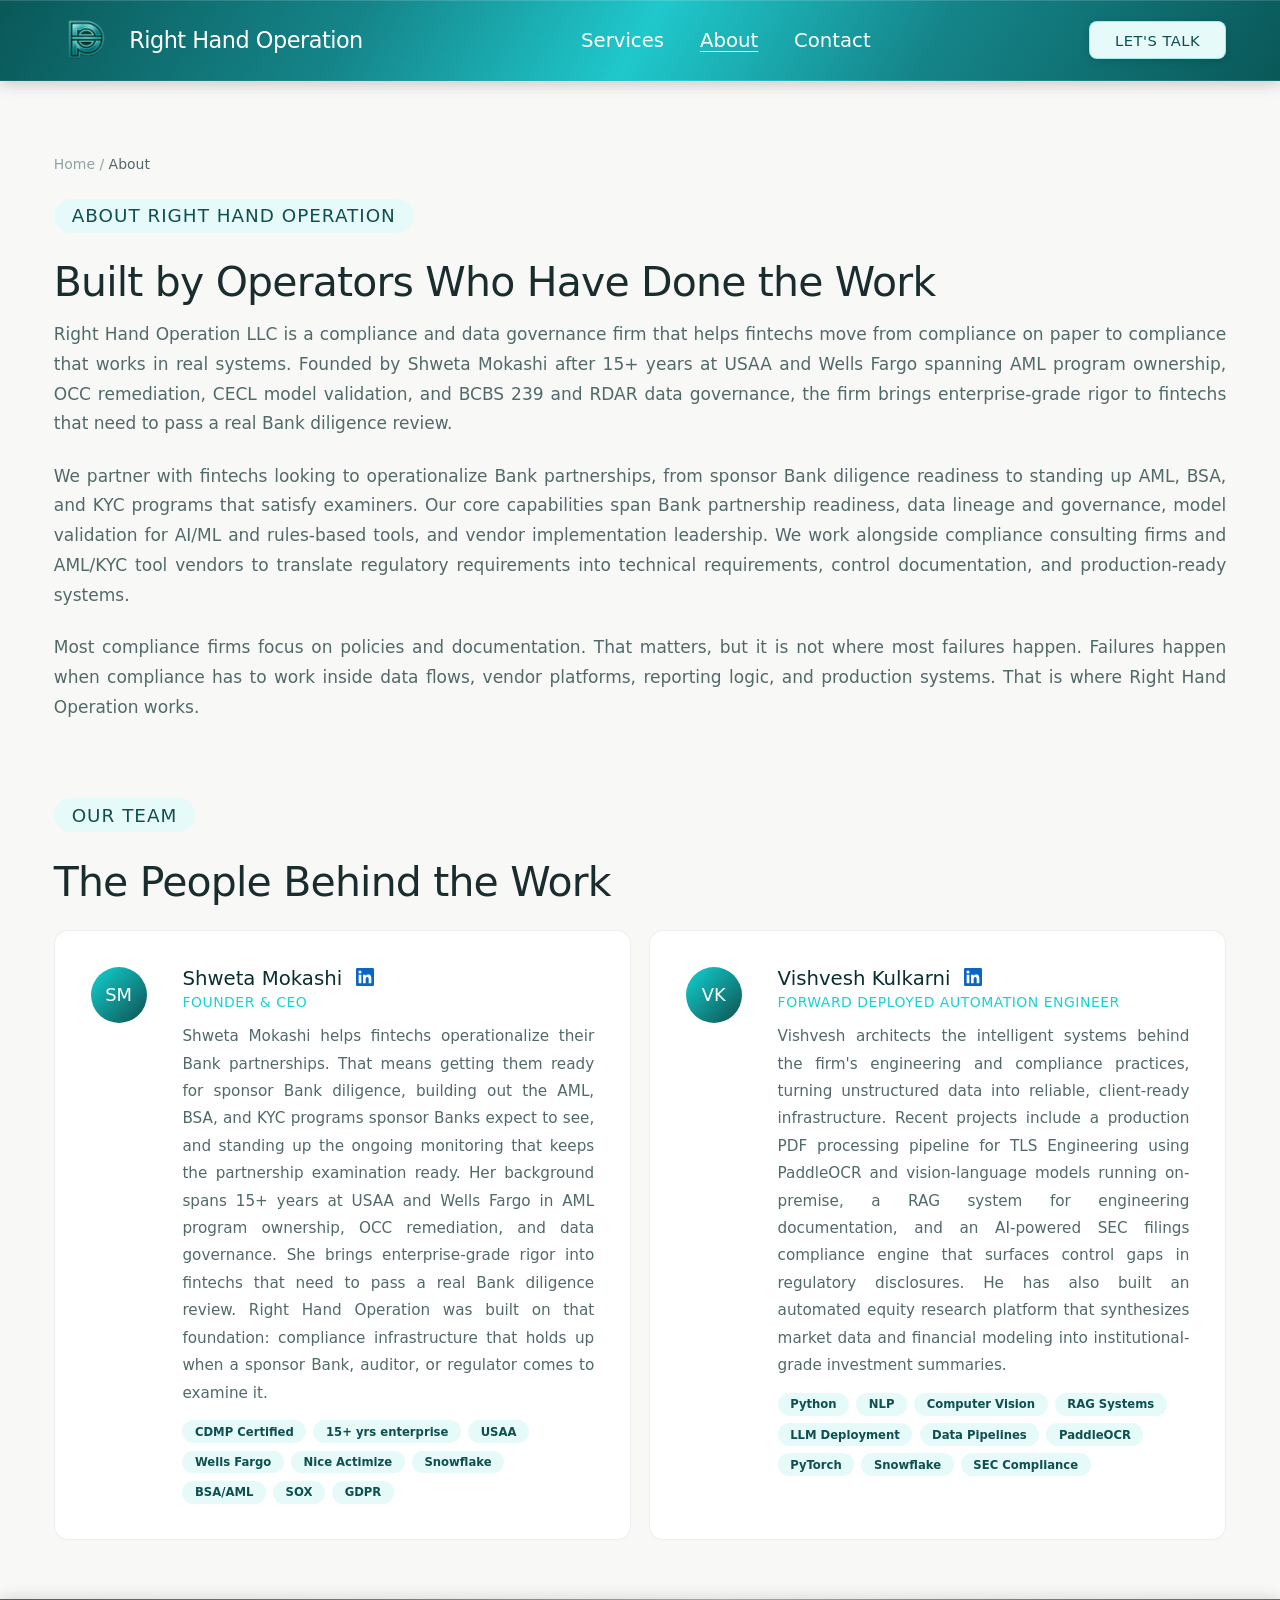
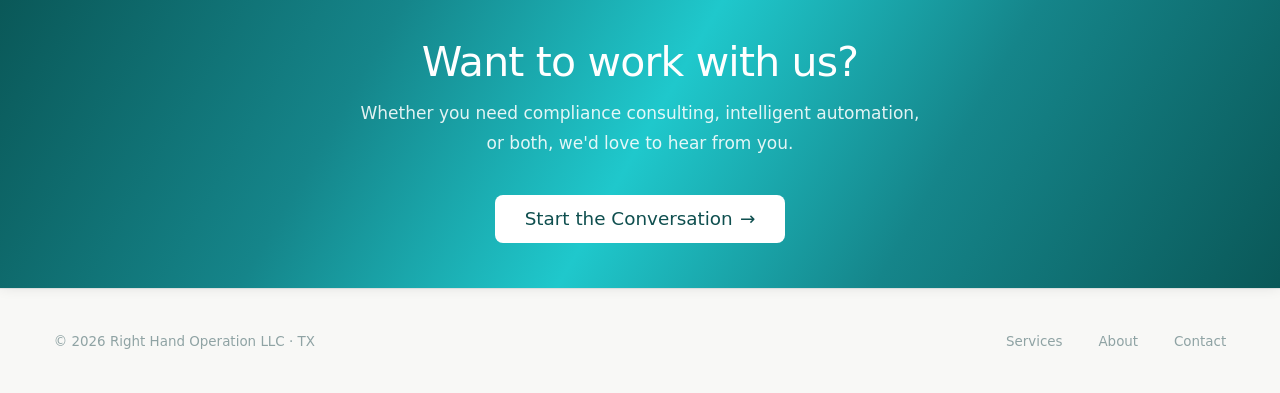
<file: about.html>
<!DOCTYPE html>
<html lang="en">
<head>
<meta charset="UTF-8">
<meta name="viewport" content="width=device-width, initial-scale=1.0">
<title>About - Right Hand Operation</title>
<link rel="stylesheet" href="styles.css">
</head>
<body>

<!-- NAV OVERLAY + DRAWER -->
<div class="nav-overlay" id="navOverlay"></div>
<div class="nav-drawer" id="navDrawer">
  <button class="nav-drawer-close" id="drawerClose">&#10005;</button>
  <a href="services.html">Services</a>
  <a href="about.html" class="active">About</a>
  <a href="contact.html">Contact</a>
  <a href="contact.html" class="drawer-cta">Let's Talk</a>
</div>

<!-- NAV -->
<nav>
  <div class="nav-inner">
    <a href="index.html" class="nav-logo">
      <img src="Metallic turquoise logo design.png" alt="Right Hand Operation">
      <span class="logo-text">Right Hand Operation</span>
    </a>
    <div class="nav-links">
      <a href="services.html">Services</a>

      <a href="about.html" class="active">About</a>
      <a href="contact.html">Contact</a>
    </div>
    <a href="contact.html" class="nav-cta">Let's Talk</a>
    <button class="mobile-toggle"><span></span><span></span><span></span></button>
  </div>
</nav>

<!-- PAGE HERO -->
<section class="page-hero">
  <div class="container">
    <div class="breadcrumb"><a href="index.html">Home</a> / <span>About</span></div>
    <span class="pill pill-teal">About Right Hand Operation</span>
    <div class="section-title">Built by Operators Who Have Done the Work</div>
    <div class="about-intro" style="max-width:100%;">
      <p class="section-sub" style="max-width:100%;margin-bottom:1.25rem;">Right Hand Operation LLC is a compliance and data governance firm that helps fintechs move from compliance on paper to compliance that works in real systems. Founded by Shweta Mokashi after 15+ years at USAA and Wells Fargo spanning AML program ownership, OCC remediation, CECL model validation, and BCBS 239 and RDAR data governance, the firm brings enterprise-grade rigor to fintechs that need to pass a real Bank diligence review.</p>
      <p class="section-sub" style="max-width:100%;margin-bottom:1.25rem;">We partner with fintechs looking to operationalize Bank partnerships, from sponsor Bank diligence readiness to standing up AML, BSA, and KYC programs that satisfy examiners. Our core capabilities span Bank partnership readiness, data lineage and governance, model validation for AI/ML and rules-based tools, and vendor implementation leadership. We work alongside compliance consulting firms and AML/KYC tool vendors to translate regulatory requirements into technical requirements, control documentation, and production-ready systems.</p>
      <p class="section-sub" style="max-width:100%;">Most compliance firms focus on policies and documentation. That matters, but it is not where most failures happen. Failures happen when compliance has to work inside data flows, vendor platforms, reporting logic, and production systems. That is where Right Hand Operation works.</p>
    </div>
  </div>
</section>

<!-- TEAM -->
<section class="section" style="background:var(--beige-light);">
  <div class="container">
    <div class="section-header">
      <span class="pill pill-teal">Our team</span>
      <div class="section-title">The People Behind the Work</div>
    </div>
    <div class="team-grid">
      <div class="about-row reveal">
        <div class="about-avatar">SM</div>
        <div>
          <div class="about-name">Shweta Mokashi <a href="https://www.linkedin.com/in/shweta-mokashi-ai/" target="_blank" rel="noopener" title="LinkedIn" style="vertical-align:middle;margin-left:.4rem;"><svg width="18" height="18" viewBox="0 0 24 24" fill="#0a66c2"><path d="M20.447 20.452h-3.554v-5.569c0-1.328-.027-3.037-1.852-3.037-1.853 0-2.136 1.445-2.136 2.939v5.667H9.351V9h3.414v1.561h.046c.477-.9 1.637-1.85 3.37-1.85 3.601 0 4.267 2.37 4.267 5.455v6.286zM5.337 7.433a2.062 2.062 0 01-2.063-2.065 2.064 2.064 0 112.063 2.065zm1.782 13.019H3.555V9h3.564v11.452zM22.225 0H1.771C.792 0 0 .774 0 1.729v20.542C0 23.227.792 24 1.771 24h20.451C23.2 24 24 23.227 24 22.271V1.729C24 .774 23.2 0 22.222 0h.003z"/></svg></a></div>
          <div class="about-role">Founder & CEO</div>
          <div class="about-text">
            Shweta Mokashi helps fintechs operationalize their Bank partnerships. That means getting them ready for sponsor Bank diligence, building out the AML, BSA, and KYC programs sponsor Banks expect to see, and standing up the ongoing monitoring that keeps the partnership examination ready. Her background spans 15+ years at USAA and Wells Fargo in AML program ownership, OCC remediation, and data governance. She brings enterprise-grade rigor into fintechs that need to pass a real Bank diligence review. Right Hand Operation was built on that foundation: compliance infrastructure that holds up when a sponsor Bank, auditor, or regulator comes to examine it.
          </div>
          <div class="creds">
            <span class="cred">CDMP Certified</span>
            <span class="cred">15+ yrs enterprise</span>
            <span class="cred">USAA</span>
            <span class="cred">Wells Fargo</span>
            <span class="cred">Nice Actimize</span>
            <span class="cred">Snowflake</span>
            <span class="cred">BSA/AML</span>
            <span class="cred">SOX</span>
            <span class="cred">GDPR</span>
          </div>
        </div>
      </div>
      <div class="about-row reveal">
        <div class="about-avatar">VK</div>
        <div>
          <div class="about-name">Vishvesh Kulkarni <a href="https://www.linkedin.com/in/vishvesh-kulkarni/" target="_blank" rel="noopener" title="LinkedIn" style="vertical-align:middle;margin-left:.4rem;"><svg width="18" height="18" viewBox="0 0 24 24" fill="#0a66c2"><path d="M20.447 20.452h-3.554v-5.569c0-1.328-.027-3.037-1.852-3.037-1.853 0-2.136 1.445-2.136 2.939v5.667H9.351V9h3.414v1.561h.046c.477-.9 1.637-1.85 3.37-1.85 3.601 0 4.267 2.37 4.267 5.455v6.286zM5.337 7.433a2.062 2.062 0 01-2.063-2.065 2.064 2.064 0 112.063 2.065zm1.782 13.019H3.555V9h3.564v11.452zM22.225 0H1.771C.792 0 0 .774 0 1.729v20.542C0 23.227.792 24 1.771 24h20.451C23.2 24 24 23.227 24 22.271V1.729C24 .774 23.2 0 22.222 0h.003z"/></svg></a></div>
          <div class="about-role">Forward Deployed Automation Engineer</div>
          <div class="about-text">
            Vishvesh architects the intelligent systems behind the firm's engineering and compliance practices, turning unstructured data into reliable, client-ready infrastructure. Recent projects include a production PDF processing pipeline for TLS Engineering using PaddleOCR and vision-language models running on-premise, a RAG system for engineering documentation, and an AI-powered SEC filings compliance engine that surfaces control gaps in regulatory disclosures. He has also built an automated equity research platform that synthesizes market data and financial modeling into institutional-grade investment summaries.
          </div>
          <div class="creds">
            <span class="cred">Python</span>
            <span class="cred">NLP</span>
            <span class="cred">Computer Vision</span>
            <span class="cred">RAG Systems</span>
            <span class="cred">LLM Deployment</span>
            <span class="cred">Data Pipelines</span>
            <span class="cred">PaddleOCR</span>
            <span class="cred">PyTorch</span>
            <span class="cred">Snowflake</span>
            <span class="cred">SEC Compliance</span>
          </div>
        </div>
      </div>
    </div>
  </div>
</section>

<!-- CTA -->
<section class="section cta-teal" style="padding:2.25rem 0 2.5rem;">
  <div class="container" style="text-align:center;">
    <div class="section-title">Want to work with us?</div>
    <p class="section-sub" style="margin:0 auto 2rem;">Whether you need compliance consulting, intelligent automation, or both, we'd love to hear from you.</p>
    <a href="contact.html" class="btn-primary">Start the Conversation <span>&#8594;</span></a>
  </div>
</section>

<!-- FOOTER -->
<footer>
  <div class="container">
    <div class="footer-inner">
      <span class="footer-copy">&copy; 2026 Right Hand Operation LLC &middot; TX</span>
      <div class="footer-links">
        <a href="services.html">Services</a>
  
        <a href="about.html">About</a>
        <a href="contact.html">Contact</a>
      </div>
    </div>
  </div>
</footer>

<!-- SCROLL REVEAL -->
<script>
const observer = new IntersectionObserver((entries) => {
  entries.forEach(entry => {
    if (entry.isIntersecting) entry.target.classList.add('visible');
  });
}, { threshold: 0.08, rootMargin: '0px 0px -30px 0px' });

document.querySelectorAll('.reveal').forEach((el, i) => {
  el.style.transitionDelay = (i % 4) * 0.08 + 's';
  observer.observe(el);
});

requestAnimationFrame(() => {
  document.querySelectorAll('.reveal').forEach(el => {
    const rect = el.getBoundingClientRect();
    if (rect.top < window.innerHeight) el.classList.add('visible');
  });
});

/* MOBILE NAV */
const drawer = document.getElementById('navDrawer');
const overlay = document.getElementById('navOverlay');
function openNav(){ drawer.classList.add('open'); overlay.classList.add('open'); document.body.style.overflow='hidden'; }
function closeNav(){ drawer.classList.remove('open'); overlay.classList.remove('open'); document.body.style.overflow=''; }
document.querySelector('.mobile-toggle').addEventListener('click', openNav);
overlay.addEventListener('click', closeNav);
document.getElementById('drawerClose').addEventListener('click', closeNav);
</script>

</body>
</html>
</file>
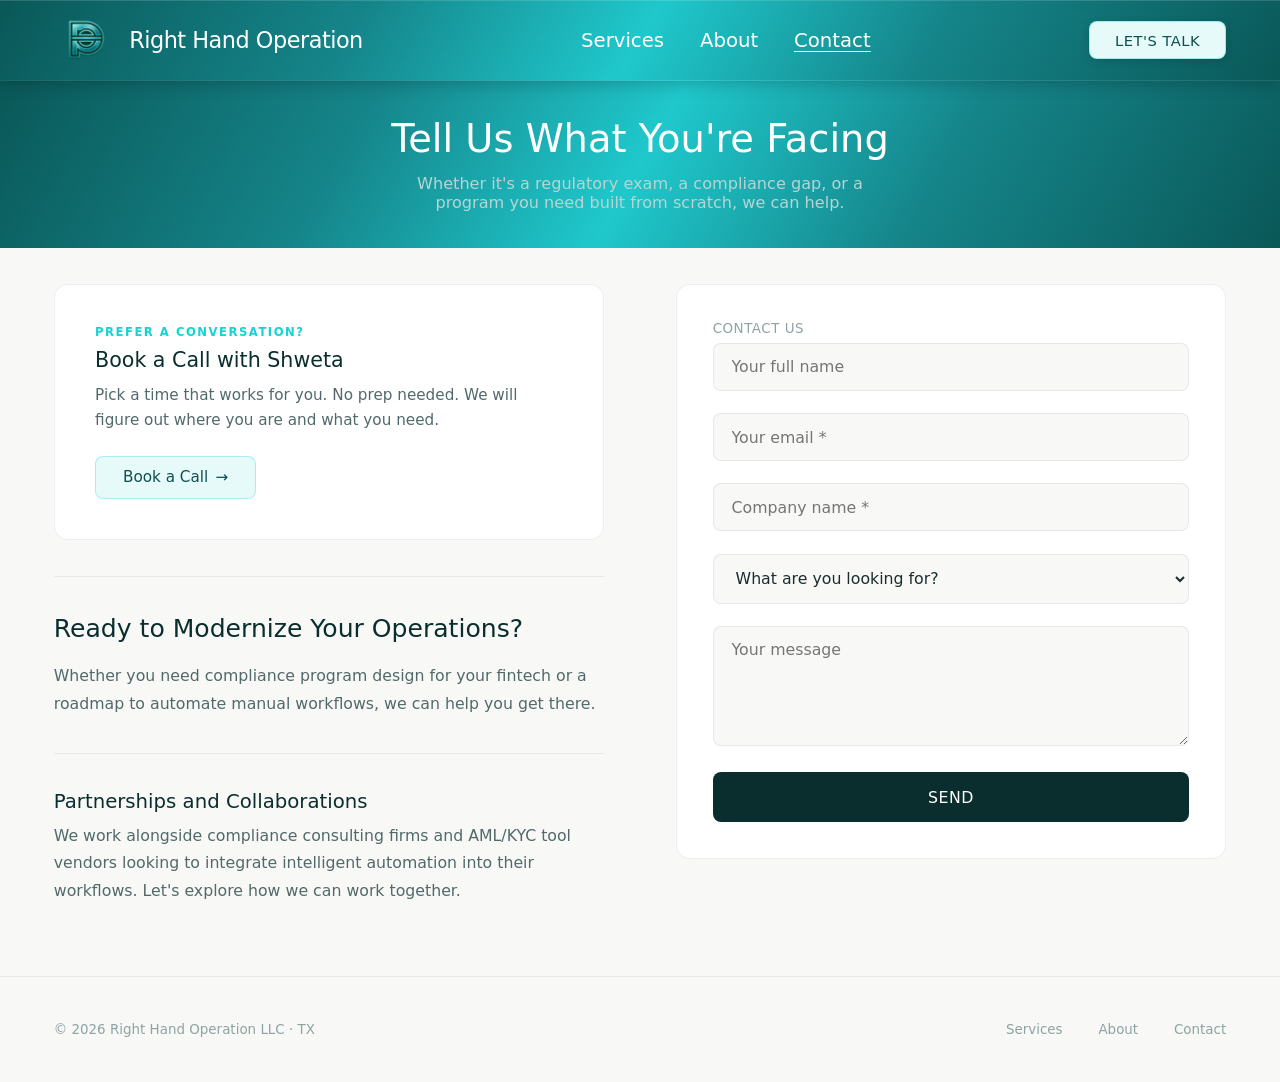
<file: contact.html>
<!DOCTYPE html>
<html lang="en">
<head>
<meta charset="UTF-8">
<meta name="viewport" content="width=device-width, initial-scale=1.0">
<title>Contact - Right Hand Operation</title>
<link rel="stylesheet" href="styles.css">
<style>
.book-call-card{
  background:var(--white);border:1px solid rgba(13,59,62,0.08);border-radius:14px;
  padding:2.25rem;text-align:center;max-width:640px;margin:0 auto;
}
.book-call-label{font-size:.65rem;font-weight:600;letter-spacing:1.5px;color:#13D4D4;text-transform:uppercase;margin-bottom:.5rem;}
.book-call-card h3{font-size:1.15rem;font-weight:500;color:#0a2e2e;margin-bottom:.5rem;}
.book-call-card p{font-size:.85rem;color:#52696a;line-height:1.65;margin-bottom:1.25rem;}
.book-call-btn{
  display:inline-flex;align-items:center;gap:.4rem;
  background:#e6fafa;color:#0f4f4f;padding:.65rem 1.5rem;
  border-radius:8px;font-weight:500;font-size:.85rem;text-decoration:none;
  border:1px solid rgba(19,212,212,0.3);transition:all .25s;
}
.book-call-btn:hover{background:var(--teal-mid);color:var(--teal-dark);}
@media(max-width:600px){
  .book-call-card{padding:1.5rem 1.25rem;}
}
</style>
</head>
<body>

<!-- NAV OVERLAY + DRAWER -->
<div class="nav-overlay" id="navOverlay"></div>
<div class="nav-drawer" id="navDrawer">
  <button class="nav-drawer-close" id="drawerClose">&#10005;</button>
  <a href="services.html">Services</a>
  <a href="about.html">About</a>
  <a href="contact.html" class="active">Contact</a>
  <a href="contact.html" class="drawer-cta">Let's Talk</a>
</div>

<!-- NAV -->
<nav>
  <div class="nav-inner">
    <a href="index.html" class="nav-logo">
      <img src="Metallic turquoise logo design.png" alt="Right Hand Operation">
      <span class="logo-text">Right Hand Operation</span>
    </a>
    <div class="nav-links">
      <a href="services.html">Services</a>

      <a href="about.html">About</a>
      <a href="contact.html" class="active">Contact</a>
    </div>
    <a href="contact.html" class="nav-cta">Let's Talk</a>
    <button class="mobile-toggle"><span></span><span></span><span></span></button>
  </div>
</nav>

<!-- CONTACT BANNER -->
<section class="contact-banner" style="margin-top:80px;">
  <h2>Tell Us What You're Facing</h2>
  <p>Whether it's a regulatory exam, a compliance gap, or a program you need built from scratch, we can help.</p>
</section>

<!-- CONTACT FORM -->
<section class="contact-body">
  <div class="container">
    <div class="contact-grid">
      <div class="contact-text">
        <div class="book-call-card" style="text-align:left;">
          <div class="book-call-label">Prefer a conversation?</div>
          <h3>Book a Call with Shweta</h3>
          <p>Pick a time that works for you. No prep needed. We will figure out where you are and what you need.</p>
          <a href="https://zcal.co/smokashi" target="_blank" rel="noopener" class="book-call-btn">Book a Call <span>&#8594;</span></a>
        </div>
        <div class="contact-text-divider"></div>
        <h3>Ready to Modernize Your Operations?</h3>
        <p>Whether you need compliance program design for your fintech or a roadmap to automate manual workflows, we can help you get there.</p>
        <div class="contact-text-divider"></div>
        <h4>Partnerships and Collaborations</h4>
        <p>We work alongside compliance consulting firms and AML/KYC tool vendors looking to integrate intelligent automation into their workflows. Let's explore how we can work together.</p>
      </div>
      <form class="contact-form" id="contactForm" action="https://api.web3forms.com/submit" method="POST">
        <input type="hidden" name="access_key" value="3748e227-9359-4592-881a-24cb514bd04b">
        <input type="hidden" name="subject" value="New inquiry from righthandoperation.com">
        <input type="hidden" name="from_name" value="RHO Website">
        <label>Contact Us</label>
        <input type="text" name="name" placeholder="Your full name">
        <input type="email" name="email" placeholder="Your email *" required>
        <input type="text" name="company" placeholder="Company name *" required>
        <select name="looking_for">
          <option value="" disabled selected>What are you looking for?</option>
          <option>AML/BSA program design or remediation</option>
          <option>Fractional CCO or compliance leadership</option>
          <option>Crypto or FinCEN compliance</option>
          <option>Intelligent automation</option>
          <option>Partnership opportunity</option>
          <option>General question</option>
        </select>
        <textarea name="message" placeholder="Your message"></textarea>
        <button type="submit" class="contact-submit" id="submitBtn">Send</button>
        <div id="formSuccess" style="display:none;text-align:center;padding:1.5rem 0;">
          <p style="font-size:1.1rem;font-weight:500;color:#0a2e2e;margin-bottom:.5rem;">Thank you for reaching out.</p>
          <p style="font-size:.85rem;color:#52696a;">We will get back to you shortly.</p>
        </div>
      </form>
    </div>
  </div>
</section>


<!-- FOOTER -->
<footer>
  <div class="container">
    <div class="footer-inner">
      <span class="footer-copy">&copy; 2026 Right Hand Operation LLC &middot; TX</span>
      <div class="footer-links">
        <a href="services.html">Services</a>
  
        <a href="about.html">About</a>
        <a href="contact.html">Contact</a>
      </div>
    </div>
  </div>
</footer>

<script>
/* MOBILE NAV */
const drawer = document.getElementById('navDrawer');
const overlay = document.getElementById('navOverlay');
function openNav(){ drawer.classList.add('open'); overlay.classList.add('open'); document.body.style.overflow='hidden'; }
function closeNav(){ drawer.classList.remove('open'); overlay.classList.remove('open'); document.body.style.overflow=''; }
document.querySelector('.mobile-toggle').addEventListener('click', openNav);
overlay.addEventListener('click', closeNav);
document.getElementById('drawerClose').addEventListener('click', closeNav);

/* CONTACT FORM */
const form = document.getElementById('contactForm');
const btn = document.getElementById('submitBtn');
const successMsg = document.getElementById('formSuccess');

form.addEventListener('submit', async function(e) {
  e.preventDefault();
  btn.disabled = true;
  btn.textContent = 'Sending...';

  try {
    const res = await fetch('https://api.web3forms.com/submit', {
      method: 'POST',
      body: new FormData(form)
    });
    const data = await res.json();
    if (data.success) {
      form.querySelectorAll('input:not([type=hidden]), select, textarea').forEach(el => el.style.display = 'none');
      form.querySelector('label').style.display = 'none';
      btn.style.display = 'none';
      successMsg.style.display = 'block';
    } else {
      btn.textContent = 'Something went wrong. Try again.';
      btn.disabled = false;
    }
  } catch {
    btn.textContent = 'Something went wrong. Try again.';
    btn.disabled = false;
  }
});
</script>

</body>
</html>
</file>
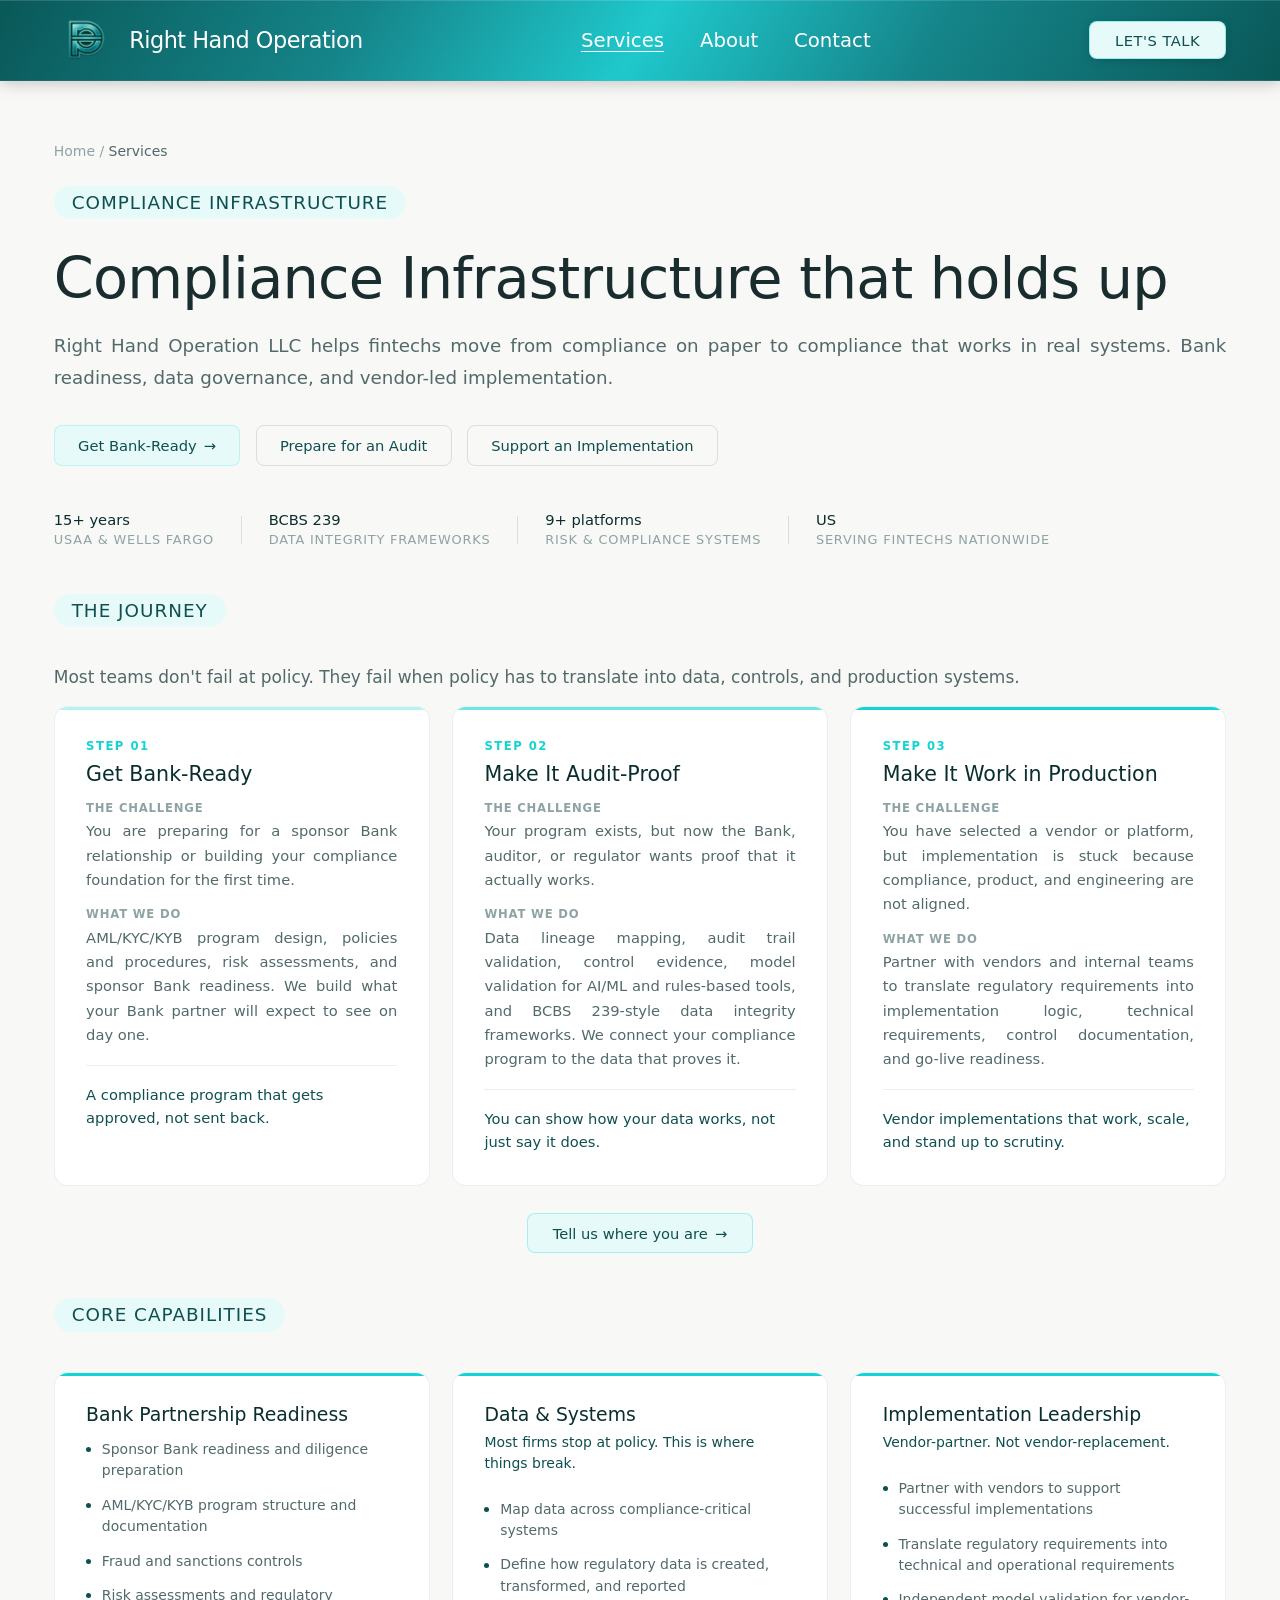
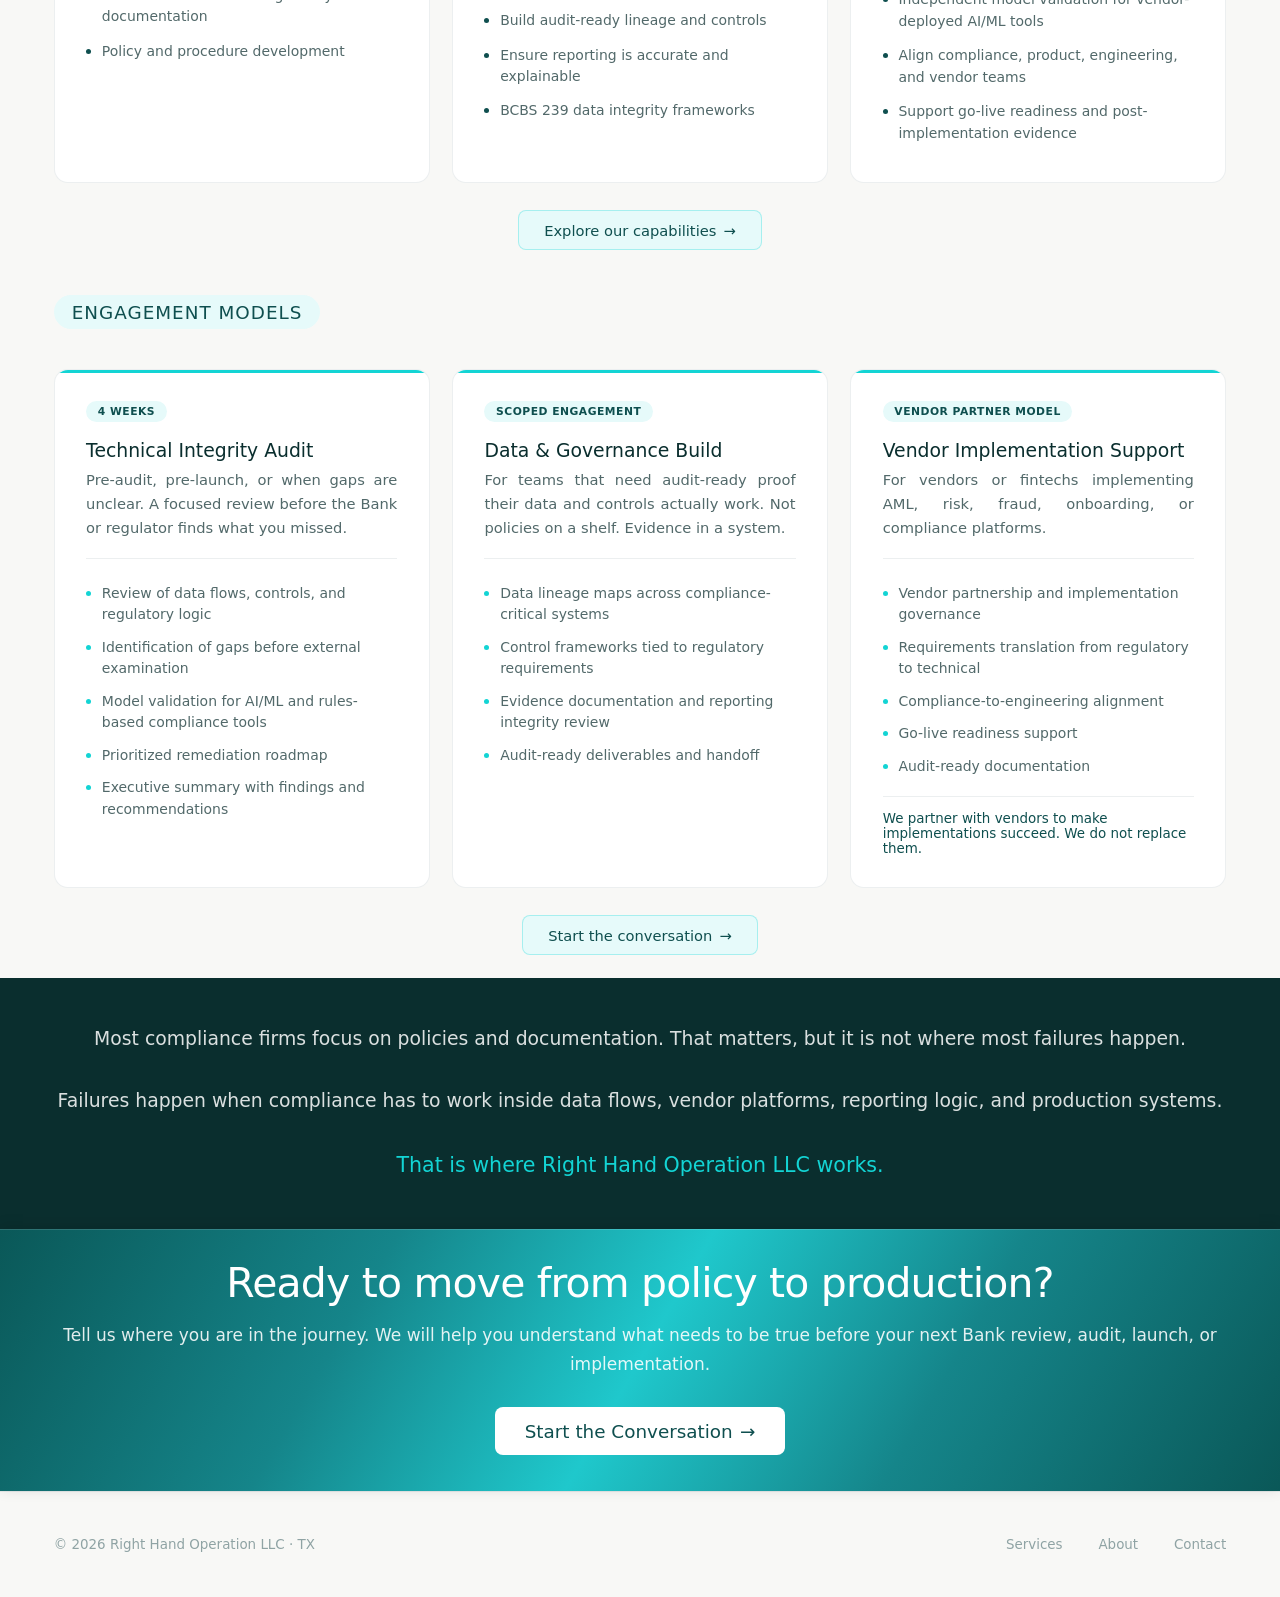
<file: services.html>
<!DOCTYPE html>
<html lang="en">
<head>
<meta charset="UTF-8">
<meta name="viewport" content="width=device-width, initial-scale=1.0">
<title>Services - Right Hand Operation LLC</title>
<meta name="description" content="Right Hand Operation LLC delivers compliance infrastructure for fintechs. Bank readiness, audit-proof data governance, and vendor implementation support.">
<meta property="og:title" content="Services - Right Hand Operation LLC">
<meta property="og:description" content="Compliance infrastructure that holds up with Banks. Bank readiness, data governance, and vendor-led implementation.">
<meta property="og:type" content="website">
<meta name="twitter:card" content="summary_large_image">
<link rel="stylesheet" href="styles.css">
<style>
/* ── SERVICES PAGE ──────────────────────────────────────── */

[id]{scroll-margin-top:100px;}

/* Override global max-widths so text spans full container */
.services-page .section-sub{max-width:100%;}

/* Uniform tight section spacing */
.services-page .section{padding:1.25rem 0;}
.services-page .section-header{margin-bottom:.75rem;}

/* Hero */
.svc-hero{background:var(--beige-light);margin-top:80px;padding:3.5rem 0 0;}
.svc-hero .section-title{font-size:clamp(2.2rem,4.5vw,3.2rem);max-width:100%;margin-bottom:1rem;}
.svc-hero .section-sub{max-width:100%;margin-bottom:1.75rem;font-size:1.02rem;}
.hero-btns{display:flex;gap:.85rem;flex-wrap:wrap;}
.btn-ghost{
  display:inline-flex;align-items:center;gap:.4rem;
  background:transparent;color:var(--teal);padding:.6rem 1.3rem;
  border-radius:8px;font-weight:500;font-size:.82rem;text-decoration:none;
  transition:all .25s;border:1.5px solid var(--border-strong);
}
.btn-ghost:hover{border-color:var(--teal-mid);background:var(--white);transform:translateY(-1px);}

/* Credibility bar */
.cred-bar{
  display:flex;align-items:center;gap:1.5rem;flex-wrap:wrap;
  padding:1.25rem 0;margin-top:1.25rem;
}
.cred-bar-item{font-size:.72rem;color:var(--text-light);text-transform:uppercase;letter-spacing:.8px;font-weight:500;line-height:1.4;}
.cred-bar-item strong{color:var(--teal-dark);font-weight:500;font-size:.82rem;display:block;letter-spacing:0;text-transform:none;}
.cred-bar-divider{width:1px;height:28px;background:var(--border-strong);}

/* Ladder */
.ladder-intro{max-width:100%;margin-bottom:.75rem;margin-top:-.25rem;}
.ladder-grid{display:grid;grid-template-columns:repeat(3,1fr);gap:1.25rem;}
.ladder-card{
  background:var(--white);border:1px solid var(--border);border-radius:14px;
  padding:1.75rem 1.75rem;position:relative;overflow:hidden;transition:all .3s;
}
.ladder-card:hover{box-shadow:0 8px 24px rgba(0,0,0,.04);transform:translateY(-2px);}
.ladder-card::before{content:'';position:absolute;top:0;left:0;right:0;height:3px;}
.ladder-card:nth-child(1)::before{background:rgba(19,212,212,.3);}
.ladder-card:nth-child(2)::before{background:rgba(19,212,212,.6);}
.ladder-card:nth-child(3)::before{background:var(--teal-mid);}
.ladder-step{font-size:.65rem;font-weight:600;letter-spacing:1.5px;color:var(--teal-mid);text-transform:uppercase;margin-bottom:.5rem;}
.ladder-title{font-size:1.15rem;font-weight:500;color:var(--teal-dark);margin-bottom:.85rem;}
.ladder-label{font-size:.65rem;font-weight:600;letter-spacing:.8px;color:var(--text-light);text-transform:uppercase;margin-bottom:.25rem;margin-top:.85rem;}
.ladder-label:first-of-type{margin-top:0;}
.ladder-text{font-size:.82rem;color:var(--text-secondary);line-height:1.65;text-align:justify;}
.ladder-outcome{
  font-size:.82rem;color:var(--teal);font-weight:500;line-height:1.55;
  padding-top:1rem;margin-top:1rem;border-top:1px solid var(--border);
}

/* Capability cards (same visual as ladder cards) */
.cap-grid{display:grid;grid-template-columns:repeat(3,1fr);gap:1.25rem;}
.cap-card{
  background:var(--white);border:1px solid var(--border);border-radius:14px;
  padding:1.75rem 1.75rem;position:relative;overflow:hidden;transition:all .3s;
}
.cap-card:hover{box-shadow:0 8px 24px rgba(0,0,0,.04);transform:translateY(-2px);}
.cap-card::before{content:'';position:absolute;top:0;left:0;right:0;height:3px;background:var(--teal-mid);}
.cap-title{font-size:1.05rem;font-weight:500;color:var(--teal-dark);margin-bottom:.4rem;}
.cap-tagline{font-size:.78rem;color:var(--teal);font-weight:500;margin-bottom:1rem;line-height:1.5;}
.cap-list{list-style:none;padding:0;margin:0;}
.cap-list li{
  display:flex;gap:.6rem;
  font-size:.78rem;color:var(--text-secondary);line-height:1.55;
  padding:.35rem 0;
}
.cap-list li::before{
  content:"";min-width:5px;width:5px;height:5px;
  border-radius:50%;background:var(--teal);flex-shrink:0;margin-top:.45rem;
}

/* Engagement detail cards */
.engage-detail-grid{display:grid;grid-template-columns:repeat(3,1fr);gap:1.25rem;}
.engage-detail{
  background:var(--white);border:1px solid var(--border);border-radius:14px;
  padding:1.75rem 1.75rem;position:relative;overflow:hidden;transition:all .3s;
}
.engage-detail:hover{box-shadow:0 8px 24px rgba(0,0,0,.04);transform:translateY(-2px);}
.engage-detail::before{content:'';position:absolute;top:0;left:0;right:0;height:3px;background:var(--teal-mid);}
.engage-detail-meta{display:flex;gap:.5rem;flex-wrap:wrap;margin-bottom:1rem;}
.engage-tag{
  font-size:.6rem;font-weight:600;padding:.2rem .65rem;border-radius:100px;
  background:var(--teal-pale);color:var(--teal);letter-spacing:.5px;text-transform:uppercase;
}
.engage-detail h3{font-size:1.05rem;font-weight:500;color:var(--teal-dark);margin-bottom:.4rem;}
.engage-detail-best{font-size:.82rem;color:var(--text-secondary);line-height:1.65;margin-bottom:1rem;text-align:justify;}
.engage-includes{list-style:none;padding:1rem 0 0;margin:0;border-top:1px solid var(--border);}
.engage-includes li{
  display:flex;gap:.6rem;
  font-size:.78rem;color:var(--text-secondary);line-height:1.55;
  padding:.3rem 0;
}
.engage-includes li::before{
  content:"";min-width:5px;width:5px;height:5px;
  border-radius:50%;background:var(--teal-mid);flex-shrink:0;margin-top:.45rem;
}
.engage-partner-note{
  font-size:.75rem;color:var(--teal);font-weight:500;
  margin-top:.75rem;padding-top:.75rem;border-top:1px solid var(--border);
}

/* Section CTA (pill-style background) */
.section-cta-wrap{text-align:center;margin-top:1.5rem;}
.section-cta{
  display:inline-flex;align-items:center;gap:.4rem;
  background:var(--teal-pale);color:var(--teal);padding:.6rem 1.4rem;
  border-radius:8px;font-weight:500;font-size:.82rem;text-decoration:none;
  transition:all .25s;border:1px solid rgba(19,212,212,0.3);
}
.section-cta:hover{background:var(--teal-mid);color:var(--teal-dark);transform:translateY(-1px);}

/* Positioning block */
.positioning{background:var(--teal-dark);padding:2.5rem 0;}
.positioning-inner{max-width:100%;margin:0 auto;text-align:center;}
.positioning-inner p{font-size:1.05rem;color:rgba(255,255,255,.85);line-height:1.85;margin-bottom:1.5rem;}
.positioning-inner p:last-child{color:var(--teal-mid);font-weight:500;margin-bottom:0;font-size:1.15rem;}

@media(max-width:900px){
  .svc-hero{padding:3rem 0 1.5rem;}
  .ladder-grid{grid-template-columns:1fr;gap:1rem;}
  .cap-grid{grid-template-columns:1fr;gap:1rem;}
  .engage-detail-grid{grid-template-columns:1fr;}
  .positioning{padding:2rem 0;}
  .positioning-inner p{font-size:.95rem;}
  .cred-bar-divider{display:none;}
  .cred-bar{gap:1rem;}
  .hero-btns{flex-direction:column;gap:.6rem;}
  .hero-btns .btn-primary,
  .hero-btns .btn-ghost{width:100%;justify-content:center;text-align:center;}
}
@media(max-width:600px){
  .svc-hero .section-title{font-size:clamp(1.3rem,5vw,1.8rem);}
  .cred-bar{gap:.75rem;}
  .cred-bar-item{font-size:.65rem;}
  .cred-bar-item strong{font-size:.75rem;}
}
</style>
</head>
<body class="services-page">

<!-- NAV OVERLAY + DRAWER -->
<div class="nav-overlay" id="navOverlay"></div>
<div class="nav-drawer" id="navDrawer">
  <button class="nav-drawer-close" id="drawerClose">&#10005;</button>
  <a href="services.html" class="active">Services</a>
  <a href="about.html">About</a>
  <a href="contact.html">Contact</a>
  <a href="contact.html" class="drawer-cta">Let's Talk</a>
</div>

<!-- NAV -->
<nav>
  <div class="nav-inner">
    <a href="index.html" class="nav-logo">
      <img src="Metallic turquoise logo design.png" alt="Right Hand Operation">
      <span class="logo-text">Right Hand Operation</span>
    </a>
    <div class="nav-links">
      <a href="services.html" class="active">Services</a>
      <a href="about.html">About</a>
      <a href="contact.html">Contact</a>
    </div>
    <a href="contact.html" class="nav-cta">Let's Talk</a>
    <button class="mobile-toggle"><span></span><span></span><span></span></button>
  </div>
</nav>

<!-- HERO -->
<section class="svc-hero">
  <div class="container">
    <div class="breadcrumb"><a href="index.html">Home</a> / <span>Services</span></div>
    <span class="pill pill-teal">Compliance Infrastructure</span>
    <div class="section-title">Compliance Infrastructure that holds up</div>
    <p class="section-sub">Right Hand Operation LLC helps fintechs move from compliance on paper to compliance that works in real systems. Bank readiness, data governance, and vendor-led implementation.</p>
    <div class="hero-btns">
      <a href="#bank-ready" class="btn-primary" style="font-size:.82rem;padding:.6rem 1.3rem;">Get Bank-Ready <span>&#8594;</span></a>
      <a href="#audit-proof" class="btn-ghost">Prepare for an Audit</a>
      <a href="#production" class="btn-ghost">Support an Implementation</a>
    </div>
    <div class="cred-bar">
      <div class="cred-bar-item"><strong>15+ years</strong>USAA &amp; Wells Fargo</div>
      <div class="cred-bar-divider"></div>
      <div class="cred-bar-item"><strong>BCBS 239</strong>Data integrity frameworks</div>
      <div class="cred-bar-divider"></div>
      <div class="cred-bar-item"><strong>9+ platforms</strong>Risk &amp; compliance systems</div>
      <div class="cred-bar-divider"></div>
      <div class="cred-bar-item"><strong>US</strong>Serving fintechs nationwide</div>
    </div>
  </div>
</section>

<!-- LADDER -->
<section class="section" id="ladder" style="background:var(--beige-light);">
  <div class="container">
    <div class="section-header reveal">
      <span class="pill pill-teal">The journey</span>
    </div>
    <p class="section-sub ladder-intro reveal">Most teams don't fail at policy. They fail when policy has to translate into data, controls, and production systems.</p>
    <div class="ladder-grid">
      <div class="ladder-card reveal" id="bank-ready">
        <div class="ladder-step">Step 01</div>
        <div class="ladder-title">Get Bank-Ready</div>
        <div class="ladder-label">The challenge</div>
        <div class="ladder-text">You are preparing for a sponsor Bank relationship or building your compliance foundation for the first time.</div>
        <div class="ladder-label">What we do</div>
        <div class="ladder-text">AML/KYC/KYB program design, policies and procedures, risk assessments, and sponsor Bank readiness. We build what your Bank partner will expect to see on day one.</div>
        <div class="ladder-outcome">A compliance program that gets approved, not sent back.</div>
      </div>
      <div class="ladder-card reveal" id="audit-proof">
        <div class="ladder-step">Step 02</div>
        <div class="ladder-title">Make It Audit-Proof</div>
        <div class="ladder-label">The challenge</div>
        <div class="ladder-text">Your program exists, but now the Bank, auditor, or regulator wants proof that it actually works.</div>
        <div class="ladder-label">What we do</div>
        <div class="ladder-text">Data lineage mapping, audit trail validation, control evidence, model validation for AI/ML and rules-based tools, and BCBS 239-style data integrity frameworks. We connect your compliance program to the data that proves it.</div>
        <div class="ladder-outcome">You can show how your data works, not just say it does.</div>
      </div>
      <div class="ladder-card reveal" id="production">
        <div class="ladder-step">Step 03</div>
        <div class="ladder-title">Make It Work in Production</div>
        <div class="ladder-label">The challenge</div>
        <div class="ladder-text">You have selected a vendor or platform, but implementation is stuck because compliance, product, and engineering are not aligned.</div>
        <div class="ladder-label">What we do</div>
        <div class="ladder-text">Partner with vendors and internal teams to translate regulatory requirements into implementation logic, technical requirements, control documentation, and go-live readiness.</div>
        <div class="ladder-outcome">Vendor implementations that work, scale, and stand up to scrutiny.</div>
      </div>
    </div>
    <div class="section-cta-wrap reveal">
      <a href="contact.html" class="section-cta">Tell us where you are <span>&#8594;</span></a>
    </div>
  </div>
</section>

<!-- CORE CAPABILITIES -->
<section class="section" style="background:var(--beige-light);">
  <div class="container">
    <div class="section-header reveal">
      <span class="pill pill-teal">Core capabilities</span>
    </div>
    <div class="cap-grid">
      <div class="cap-card reveal">
        <div class="cap-title">Bank Partnership Readiness</div>
        <ul class="cap-list">
          <li>Sponsor Bank readiness and diligence preparation</li>
          <li>AML/KYC/KYB program structure and documentation</li>
          <li>Fraud and sanctions controls</li>
          <li>Risk assessments and regulatory documentation</li>
          <li>Policy and procedure development</li>
        </ul>
      </div>
      <div class="cap-card reveal">
        <div class="cap-title">Data & Systems</div>
        <p class="cap-tagline">Most firms stop at policy. This is where things break.</p>
        <ul class="cap-list">
          <li>Map data across compliance-critical systems</li>
          <li>Define how regulatory data is created, transformed, and reported</li>
          <li>Build audit-ready lineage and controls</li>
          <li>Ensure reporting is accurate and explainable</li>
          <li>BCBS 239 data integrity frameworks</li>
        </ul>
      </div>
      <div class="cap-card reveal">
        <div class="cap-title">Implementation Leadership</div>
        <p class="cap-tagline">Vendor-partner. Not vendor-replacement.</p>
        <ul class="cap-list">
          <li>Partner with vendors to support successful implementations</li>
          <li>Translate regulatory requirements into technical and operational requirements</li>
          <li>Independent model validation for vendor-deployed AI/ML tools</li>
          <li>Align compliance, product, engineering, and vendor teams</li>
          <li>Support go-live readiness and post-implementation evidence</li>
        </ul>
      </div>
    </div>
    <div class="section-cta-wrap reveal">
      <a href="contact.html" class="section-cta">Explore our capabilities <span>&#8594;</span></a>
    </div>
  </div>
</section>

<!-- ENGAGEMENT MODELS -->
<section class="section" style="background:var(--beige-light);">
  <div class="container">
    <div class="section-header reveal">
      <span class="pill pill-teal">Engagement models</span>
    </div>
    <div class="engage-detail-grid">
      <div class="engage-detail reveal">
        <div class="engage-detail-meta">
          <span class="engage-tag">4 Weeks</span>
        </div>
        <h3>Technical Integrity Audit</h3>
        <p class="engage-detail-best">Pre-audit, pre-launch, or when gaps are unclear. A focused review before the Bank or regulator finds what you missed.</p>
        <ul class="engage-includes">
          <li>Review of data flows, controls, and regulatory logic</li>
          <li>Identification of gaps before external examination</li>
          <li>Model validation for AI/ML and rules-based compliance tools</li>
          <li>Prioritized remediation roadmap</li>
          <li>Executive summary with findings and recommendations</li>
        </ul>
      </div>
      <div class="engage-detail reveal">
        <div class="engage-detail-meta">
          <span class="engage-tag">Scoped Engagement</span>
        </div>
        <h3>Data & Governance Build</h3>
        <p class="engage-detail-best">For teams that need audit-ready proof their data and controls actually work. Not policies on a shelf. Evidence in a system.</p>
        <ul class="engage-includes">
          <li>Data lineage maps across compliance-critical systems</li>
          <li>Control frameworks tied to regulatory requirements</li>
          <li>Evidence documentation and reporting integrity review</li>
          <li>Audit-ready deliverables and handoff</li>
        </ul>
      </div>
      <div class="engage-detail reveal">
        <div class="engage-detail-meta">
          <span class="engage-tag">Vendor Partner Model</span>
        </div>
        <h3>Vendor Implementation Support</h3>
        <p class="engage-detail-best">For vendors or fintechs implementing AML, risk, fraud, onboarding, or compliance platforms.</p>
        <ul class="engage-includes">
          <li>Vendor partnership and implementation governance</li>
          <li>Requirements translation from regulatory to technical</li>
          <li>Compliance-to-engineering alignment</li>
          <li>Go-live readiness support</li>
          <li>Audit-ready documentation</li>
        </ul>
        <p class="engage-partner-note">We partner with vendors to make implementations succeed. We do not replace them.</p>
      </div>
    </div>
    <div class="section-cta-wrap reveal">
      <a href="contact.html" class="section-cta">Start the conversation <span>&#8594;</span></a>
    </div>
  </div>
</section>

<!-- POSITIONING BLOCK -->
<section class="positioning">
  <div class="container">
    <div class="positioning-inner">
      <p>Most compliance firms focus on policies and documentation. That matters, but it is not where most failures happen.</p>
      <p>Failures happen when compliance has to work inside data flows, vendor platforms, reporting logic, and production systems.</p>
      <p>That is where Right Hand Operation LLC works.</p>
    </div>
  </div>
</section>

<!-- FINAL CTA -->
<section class="section cta-teal" style="padding:1.75rem 0 2rem;">
  <div class="container" style="text-align:center;">
    <div class="section-title">Ready to move from policy to production?</div>
    <p class="section-sub" style="margin:0 auto 1.5rem;">Tell us where you are in the journey. We will help you understand what needs to be true before your next Bank review, audit, launch, or implementation.</p>
    <a href="contact.html" class="btn-primary">Start the Conversation <span>&#8594;</span></a>
  </div>
</section>

<!-- FOOTER -->
<footer>
  <div class="container">
    <div class="footer-inner">
      <span class="footer-copy">&copy; 2026 Right Hand Operation LLC &middot; TX</span>
      <div class="footer-links">
        <a href="services.html">Services</a>
        <a href="about.html">About</a>
        <a href="contact.html">Contact</a>
      </div>
    </div>
  </div>
</footer>

<!-- SCROLL REVEAL + MOBILE NAV -->
<script>
const observer = new IntersectionObserver((entries) => {
  entries.forEach(entry => {
    if (entry.isIntersecting) entry.target.classList.add('visible');
  });
}, { threshold: 0.08, rootMargin: '0px 0px -30px 0px' });

document.querySelectorAll('.reveal').forEach((el, i) => {
  el.style.transitionDelay = (i % 4) * 0.08 + 's';
  observer.observe(el);
});

requestAnimationFrame(() => {
  document.querySelectorAll('.reveal').forEach(el => {
    const rect = el.getBoundingClientRect();
    if (rect.top < window.innerHeight) el.classList.add('visible');
  });
});

const drawer = document.getElementById('navDrawer');
const overlay = document.getElementById('navOverlay');
function openNav(){ drawer.classList.add('open'); overlay.classList.add('open'); document.body.style.overflow='hidden'; }
function closeNav(){ drawer.classList.remove('open'); overlay.classList.remove('open'); document.body.style.overflow=''; }
document.querySelector('.mobile-toggle').addEventListener('click', openNav);
overlay.addEventListener('click', closeNav);
document.getElementById('drawerClose').addEventListener('click', closeNav);

document.querySelectorAll('a[href^="#"]').forEach(a => {
  a.addEventListener('click', e => {
    const target = document.querySelector(a.getAttribute('href'));
    if (target) {
      e.preventDefault();
      target.scrollIntoView({ behavior: 'smooth', block: 'start' });
    }
  });
});
</script>

</body>
</html>
</file>
<file: styles.css>
:root {
  --teal-dark: #0a2e2e;
  --teal: #0f4f4f;
  --teal-mid: #13D4D4;
  --teal-accent: #10b8b8;
  --teal-pale: #e6fafa;
  --beige: #f6f2ed;
  --beige-light: #f8f8f6;
  --beige-warm: #f0ebe4;
  --white: #ffffff;
  --text-primary: #1a2d2e;
  --text-secondary: #52696a;
  --text-light: #8fa3a4;
  --text-on-dark: #b8d4d2;
  --border: rgba(13,59,62,0.08);
  --border-strong: rgba(13,59,62,0.13);
  --teal-shine: linear-gradient(120deg, #0a5858 0%, #15858a 28%, #1fc8cc 50%, #15858a 72%, #0a5858 100%);
}
*,*::before,*::after{margin:0;padding:0;box-sizing:border-box;}
html{scroll-behavior:smooth;font-size:112%;-webkit-text-size-adjust:100%;}
body{
  font-family: system-ui, -apple-system, BlinkMacSystemFont, "Segoe UI", Roboto, Oxygen, Ubuntu, Cantarell, "Fira Sans", "Droid Sans", "Helvetica Neue", sans-serif;
  color:var(--text-primary);background:var(--beige-light);-webkit-font-smoothing:antialiased;overflow-x:hidden;
}
.container{max-width:1400px;margin:0 auto;padding:0 3rem;}

/* PILL TAG */
.pill{
  display:inline-block;font-size:1.025rem;font-weight:500;letter-spacing:1px;text-transform:uppercase;
  padding:.35rem 1rem;border-radius:100px;margin-bottom:1.5rem;
}
.pill-teal{background:var(--teal-pale);color:var(--teal);}
.pill-warm{background:#FAEAE8;color:#B5544B;}
.pill-green{background:#e0f5ec;color:#1a6b4a;}

/* SHIMMER ANIMATION */
@keyframes shimmer{
  0%{left:-100%;}
  50%,100%{left:100%;}
}
.pill-shimmer{
  position:relative;overflow:hidden;
  border:1px solid rgba(19,212,212,0.3);
}
.pill-shimmer::after{
  content:'';position:absolute;top:0;bottom:0;width:60%;left:-100%;
  background:linear-gradient(90deg, transparent, rgba(19,212,212,0.3), transparent);
  animation:shimmer 3s ease-in-out infinite;
}

/* NAV */
nav{
  position:fixed;top:0;width:100%;z-index:1000;
  background:var(--teal-shine);
  border-bottom:1px solid rgba(255,255,255,0.08);
  box-shadow:inset 0 1px 0 rgba(255,255,255,0.14), 0 2px 16px rgba(0,0,0,0.22);
}
.nav-inner{
  max-width:1400px;margin:0 auto;padding:0 3rem;
  height:80px;display:flex;align-items:center;justify-content:space-between;
}
.nav-logo{text-decoration:none;display:flex;align-items:center;gap:.75rem;}
.nav-logo img{height:62px;width:auto;object-fit:contain;}
.logo-text{font-size:1.25rem;font-weight:400;color:#ffffff;letter-spacing:-0.5px;}
.nav-links{display:flex;align-items:center;gap:2rem;}
.nav-links a{color:#ffffff;text-decoration:none;font-size:1.1rem;font-weight:500;transition:color .2s;}
.nav-links a:hover{color:var(--teal-mid);}
.nav-links a.active{color:#ffffff;text-decoration:underline;text-underline-offset:4px;}
.nav-cta{
  display:inline-flex;align-items:center;gap:.4rem;
  background:var(--teal-pale);color:var(--teal);padding:.55rem 1.4rem;
  border-radius:8px;font-weight:500;font-size:.82rem;text-decoration:none;text-transform:uppercase;letter-spacing:.5px;
  transition:all .25s;border:1px solid rgba(19,212,212,0.35);
  box-shadow:0 2px 8px rgba(0,0,0,0.15);
}
.nav-cta:hover{background:var(--teal-mid);color:var(--teal-dark);transform:translateY(-1px);}
.mobile-toggle{display:none;background:none;border:none;cursor:pointer;padding:4px;}
.mobile-toggle span{display:block;width:22px;height:2px;background:#ffffff;margin:5px 0;border-radius:2px;}

/* MOBILE NAV DRAWER */
.nav-overlay{
  position:fixed;inset:0;background:rgba(10,46,46,.5);z-index:1100;
  opacity:0;pointer-events:none;transition:opacity .3s;
}
.nav-overlay.open{opacity:1;pointer-events:auto;}
.nav-drawer{
  position:fixed;top:0;right:0;width:280px;height:100%;z-index:1200;
  background:var(--teal-dark);padding:2rem 1.5rem;
  transform:translateX(100%);transition:transform .3s ease;
  display:flex;flex-direction:column;gap:1rem;
}
.nav-drawer.open{transform:translateX(0);}
.nav-drawer-close{
  align-self:flex-end;background:none;border:none;color:#fff;
  font-size:1.4rem;cursor:pointer;padding:.25rem;margin-bottom:1rem;
}
.nav-drawer a{
  color:#fff;text-decoration:none;font-size:1.1rem;font-weight:400;
  padding:.6rem 0;border-bottom:1px solid rgba(255,255,255,.1);
}
.nav-drawer a.active{color:var(--teal-mid);}
.nav-drawer .drawer-cta{
  margin-top:auto;background:var(--teal-pale);color:var(--teal);
  text-align:center;padding:.75rem;border-radius:8px;border:none;font-weight:500;
}

/* HERO */
.hero{
  position:relative;min-height:100vh;display:flex;align-items:flex-start;
  overflow:hidden;padding:80px 0 0;
}
.hero-bg{position:absolute;inset:0;z-index:0;}
.hero-bg img{width:100%;height:100%;object-fit:cover;object-position:center 40%;}
.hero-overlay{
  display:none;
}
.hero-content{
  position:relative;z-index:2;text-align:left;width:100%;max-width:1400px;margin:0 auto;padding:0 3rem;
}
.hero-inner{max-width:820px;padding:2rem 0 0;}
.hero h1{
  font-size:clamp(1.4rem, 4vw, 2.8rem);font-weight:400;
  line-height:1.25;margin-bottom:1.75rem;letter-spacing:-0.5px;color:var(--teal-dark);
}
.hero-sub{
  font-size:1rem;color:var(--teal-dark);line-height:1.75;margin-bottom:2rem;max-width:500px;
}
.hero-ctas{display:flex;gap:.75rem;flex-wrap:wrap;margin-bottom:1.5rem;}
.hero-ctas .btn-primary{font-size:.82rem;padding:.55rem 1.3rem;position:relative;overflow:hidden;}
.hero-ctas .btn-primary::after{
  content:'';position:absolute;top:0;bottom:0;width:60%;left:-100%;
  background:linear-gradient(90deg, transparent, rgba(19,212,212,0.3), transparent);
  animation:shimmer 3s ease-in-out infinite;
}
.btn-primary{
  display:inline-flex;align-items:center;gap:.4rem;
  background:var(--teal-pale);color:var(--teal);padding:.7rem 1.6rem;
  border-radius:8px;font-weight:500;font-size:1.025rem;text-decoration:none;transition:all .25s;
  border:1px solid rgba(19,212,212,0.2);
}
.btn-primary:hover{background:var(--teal-mid);color:var(--teal-dark);transform:translateY(-1px);}
.cta-teal{background:var(--teal-shine) !important;box-shadow:inset 0 1px 0 rgba(255,255,255,0.14), 0 -2px 14px rgba(0,0,0,0.12);}
.cta-teal .section-title{color:#ffffff;}
.cta-teal .section-sub{color:rgba(255,255,255,0.88);text-align:center;}
.cta-teal .btn-primary{background:#ffffff;color:var(--teal);border-color:rgba(255,255,255,0.4);}
.cta-teal .btn-primary:hover{background:var(--teal-mid);color:var(--teal-dark);}

/* BODY TEXT */
.section-sub,
.svc-item p,
.about-text,
.cs-content p,
.work-card p,
.engage-card p,
.case-study-card p{text-align:justify;}
.btn-secondary{
  display:inline-flex;align-items:center;gap:.4rem;
  background:transparent;color:var(--teal-dark);padding:.7rem 1.6rem;
  border-radius:8px;font-weight:500;font-size:1.025rem;text-decoration:none;
  border:1.5px solid var(--border-strong);transition:all .25s;
}
.btn-secondary:hover{border-color:var(--teal-mid);background:var(--white);}

/* TWO DOORS */
.two-doors{display:grid;grid-template-columns:1fr 1fr;gap:1rem;max-width:450px;}
.door{
  padding:1.75rem 1.5rem;border-radius:10px;text-align:left;
  border:1px solid var(--border-strong);background:rgba(255,255,255,0.8);
  backdrop-filter:blur(12px);cursor:pointer;transition:all .3s;text-decoration:none;color:inherit;display:block;
}
.door:hover{border-color:var(--teal-mid);border-width:2px;box-shadow:0 8px 24px rgba(19,212,212,0.1);transform:translateY(-2px);}
.door-icon{margin-bottom:.6rem;color:var(--teal-accent);}
.door-icon svg{width:24px;height:24px;}
.door-title{font-size:.95rem;font-weight:500;margin-bottom:.4rem;color:var(--teal-dark);}
.door-sub{font-size:.75rem;color:var(--text-secondary);line-height:1.6;}
.door-arrow{font-size:.7rem;color:var(--teal-mid);margin-top:.6rem;display:block;font-weight:600;}

/* SECTIONS */
.section{padding:2.25rem 0;}
.section-header{margin-bottom:1.35rem;}
.section-title{font-size:clamp(1.6rem,3.2vw,2.4rem);font-weight:400;line-height:1.15;letter-spacing:-.8px;margin-bottom:.75rem;}
.section-sub{font-size:.95rem;color:var(--text-secondary);line-height:1.75;max-width:560px;}

/* PAGE HERO (for inner pages) */
.page-hero{padding:4.25rem 0 2rem;background:var(--beige-light);margin-top:80px;}
.breadcrumb{font-size:.78rem;color:var(--text-light);margin-bottom:1.5rem;}
.breadcrumb a{color:var(--text-light);text-decoration:none;}
.breadcrumb a:hover{color:var(--teal-mid);}
.breadcrumb span{color:var(--text-secondary);}
.page-hero .section-title{margin-bottom:.75rem;}
.page-hero .section-sub{margin-bottom:0;}

/* SCROLL REVEAL */
.reveal{opacity:0;transform:translateY(28px);transition:opacity .65s ease, transform .65s ease;}
.reveal.visible{opacity:1;transform:translateY(0);}

/* STATS GRID */
.stats-grid{display:grid;grid-template-columns:repeat(4,1fr);gap:1.25rem;}
.stat-card{
  background:var(--white);border:1px solid var(--border);border-radius:12px;
  padding:1.75rem 1.5rem;transition:all .3s;
}
.stat-card:hover{box-shadow:0 8px 24px rgba(0,0,0,0.04);transform:translateY(-2px);}
.stat-icon{
  width:40px;height:40px;border-radius:10px;margin-bottom:1rem;
  display:flex;align-items:center;justify-content:center;font-size:1.1rem;
  background:var(--teal-pale);color:var(--teal);
}
.stat-val{font-size:1.6rem;font-weight:400;color:var(--teal-dark);margin-bottom:.2rem;}
.stat-label{font-size:.75rem;color:var(--text-light);font-weight:500;line-height:1.4;}

/* ABOUT / TEAM */
.about-row{
  display:flex;gap:2rem;align-items:flex-start;
  background:var(--white);border:1px solid var(--border);border-radius:14px;padding:2rem;
}
.about-avatar{
  width:56px;height:56px;border-radius:50%;flex-shrink:0;
  background:linear-gradient(135deg, var(--teal-mid), var(--teal));
  display:flex;align-items:center;justify-content:center;
  font-size:1rem;color:var(--white);font-weight:400;
}
.team-grid{display:grid;grid-template-columns:1fr 1fr;gap:1rem;margin-bottom:1rem;}
.about-name{font-size:1.1rem;font-weight:500;color:var(--teal-dark);margin-bottom:.15rem;}
.about-role{font-size:.78rem;color:var(--teal-mid);font-weight:500;margin-bottom:.75rem;text-transform:uppercase;letter-spacing:.5px;}
.about-text{font-size:.85rem;color:var(--text-secondary);line-height:1.8;}
.creds{display:flex;gap:.4rem;margin-top:.75rem;flex-wrap:wrap;}
.cred{
  font-size:.65rem;padding:.25rem .7rem;border-radius:100px;
  background:var(--teal-pale);color:var(--teal);font-weight:600;
}

/* FOUNDER SECTION (home page) */
.founder-section{
  display:grid;grid-template-columns:minmax(340px, 440px) 1fr;gap:2.75rem;align-items:stretch;
}
.founder-avatar{
  width:100%;height:100%;min-height:380px;border-radius:12px;overflow:hidden;flex-shrink:0;
  box-shadow:0 10px 30px rgba(10,46,46,.12);
}
.founder-avatar img{width:100%;height:100%;object-fit:cover;display:block;}
.founder-name{font-size:1.6rem;font-weight:500;color:var(--teal-dark);margin-bottom:.15rem;}
.founder-role{font-size:.82rem;color:var(--teal-mid);font-weight:500;margin-bottom:1.25rem;text-transform:uppercase;letter-spacing:.5px;}
.founder-bio{font-size:.92rem;color:var(--text-secondary);line-height:1.8;margin-bottom:1rem;text-align:justify;}

/* WORK CARDS */
.work-grid{display:grid;grid-template-columns:repeat(3,1fr);gap:1.25rem;}
.work-card{
  background:var(--white);border:1px solid var(--border);border-radius:12px;
  padding:1.75rem 1.5rem;transition:all .3s;
}
.work-card:hover{box-shadow:0 8px 24px rgba(0,0,0,0.04);transform:translateY(-2px);}
.work-tag{
  display:inline-block;font-size:.6rem;font-weight:500;padding:.2rem .6rem;
  border-radius:100px;margin-bottom:.75rem;letter-spacing:.5px;text-transform:uppercase;
}
.work-tag.eng{background:#FAEAE8;color:#B5544B;}
.work-tag.fin{background:var(--teal-pale);color:var(--teal);}
.work-tag.data{background:var(--teal-pale);color:var(--teal);}
.work-card h3{font-size:.95rem;font-weight:400;margin-bottom:.4rem;color:var(--teal-dark);}
.work-card p{font-size:.8rem;color:var(--text-secondary);line-height:1.65;}

/* SERVICE LIST */
.svc-list{max-width:760px;display:flex;flex-direction:column;gap:1rem;}
.svc-list-wide{
  max-width:none;
  margin-left:calc(50% - 50vw);
  margin-right:calc(50% - 50vw);
  gap:0;
}
.svc-item{
  padding:1.6rem 1.75rem;border:none;border-radius:14px;
  display:grid;grid-template-columns:36px 1fr;gap:1rem;align-items:start;
  transition:transform .25s ease, box-shadow .25s ease;
  background:var(--beige-light);
}
.svc-list-wide .svc-item{
  border-radius:0;
  padding-top:2.75rem;padding-bottom:2.75rem;
  padding-left:max(3rem, calc(50vw - 600px + 3rem));
  padding-right:max(3rem, calc(50vw - 600px + 3rem));
}
.svc-list-wide .svc-item:hover{transform:none;box-shadow:none;}
.svc-item:hover{transform:translateY(-2px);box-shadow:0 8px 24px rgba(10,46,46,.06);}
.svc-num{font-size:.88rem;color:var(--teal);font-weight:500;padding-top:.2rem;}
.svc-item h3{font-size:1.2rem;font-weight:500;margin-bottom:.4rem;color:var(--text-primary);}
.svc-item p{font-size:.82rem;color:var(--text-secondary);line-height:1.7;}
.svc-bullets{
  list-style:none;display:grid;grid-template-columns:1fr 1fr;gap:.55rem 2.5rem;
  margin-top:1rem;
}
.svc-bullets li{
  font-size:.8rem;color:var(--text-secondary);line-height:1.55;
  padding-left:1rem;position:relative;
}
.svc-bullets li::before{
  content:"";position:absolute;left:0;top:.5rem;
  width:6px;height:6px;border-radius:50%;background:var(--teal);
}
@media(max-width:720px){
  .svc-bullets{grid-template-columns:1fr;}
}

/* SPLIT LAYOUT */
.split{display:grid;grid-template-columns:1fr 1fr;gap:4rem;align-items:start;}
.split-text{padding:1rem 0;}

/* SERVICES SUMMARY */
.summary-grid{display:grid;grid-template-columns:1fr 1fr;gap:3rem;}
.summary-col h3{font-size:.92rem;font-weight:500;margin-bottom:1rem;color:var(--teal-dark);}
.summary-line{
  padding:.55rem 0;font-size:.82rem;color:var(--text-secondary);
  border-bottom:1px solid var(--border);display:flex;align-items:center;gap:.6rem;
}
.summary-line:first-of-type{border-top:1px solid var(--border);}
.summary-dot{width:5px;height:5px;border-radius:50%;background:var(--teal-mid);flex-shrink:0;}

/* CASE STUDY */
.case-study-card{
  background:var(--white);border:1px solid var(--border);border-radius:14px;
  padding:2.5rem;display:flex;gap:2rem;align-items:flex-start;
}
.cs-badge{
  flex-shrink:0;width:56px;height:56px;border-radius:50%;
  background:var(--teal-pale);display:flex;align-items:center;justify-content:center;
  font-size:.65rem;font-weight:500;color:var(--teal);text-align:center;line-height:1.2;
}
.cs-content h3{font-size:1.05rem;font-weight:400;margin-bottom:.4rem;color:var(--teal-dark);}
.cs-content p{font-size:.85rem;color:var(--text-secondary);line-height:1.7;}
.cs-result{margin-top:.75rem;font-size:.82rem;font-weight:500;color:var(--teal-mid);}

/* TOOLS GRID */
.tools-grid{display:flex;flex-wrap:wrap;gap:.5rem;}
.tool-pill{
  font-size:.78rem;padding:.4rem 1rem;border-radius:100px;
  border:1px solid var(--border);background:var(--white);
  color:var(--text-secondary);display:flex;align-items:center;gap:.5rem;
}
.tool-dot{width:6px;height:6px;border-radius:50%;flex-shrink:0;}

/* ENGAGEMENT CARDS */
.engage-grid{display:grid;grid-template-columns:repeat(3,1fr);gap:1.25rem;}
.engage-card{
  padding:1.75rem;border-radius:12px;border:1px solid var(--border);
  background:var(--white);text-align:center;transition:all .3s;
}
.engage-card:hover{box-shadow:0 8px 24px rgba(0,0,0,0.04);transform:translateY(-2px);}
.engage-card h4{font-size:.95rem;font-weight:400;margin-bottom:.4rem;color:var(--teal-dark);}
.engage-card p{font-size:.78rem;color:var(--text-secondary);line-height:1.6;}

/* CONTACT SECTION */
.contact-banner{
  background:var(--teal-shine);
  padding:2rem 3rem;text-align:center;
}
.contact-banner h2{font-size:clamp(1.6rem,3vw,2.2rem);font-weight:400;color:var(--white);margin-bottom:.75rem;}
.contact-banner p{font-size:.9rem;color:var(--text-on-dark);max-width:500px;margin:0 auto;}
.contact-body{padding:2rem 0;background:var(--beige-light);}
.contact-grid{display:grid;grid-template-columns:1fr 1fr;gap:4rem;align-items:start;}
.contact-text h3{font-size:1.4rem;font-weight:400;line-height:1.25;margin-bottom:1rem;color:var(--teal-dark);}
.contact-text p{font-size:.88rem;color:var(--text-secondary);line-height:1.75;margin-bottom:2rem;}
.contact-text-divider{height:1px;background:var(--border);margin:2rem 0;}
.contact-text h4{font-size:1.1rem;font-weight:400;margin-bottom:.5rem;color:var(--teal-dark);}
.contact-form{
  background:var(--white);border:1px solid var(--border);border-radius:14px;padding:2rem;
}
.contact-form label{
  display:block;font-size:.75rem;color:var(--text-light);text-transform:uppercase;
  letter-spacing:.5px;margin-bottom:.4rem;font-weight:500;
}
.contact-form input,
.contact-form select,
.contact-form textarea{
  width:100%;padding:.75rem 1rem;border:1px solid var(--border);border-radius:8px;
  font-size:.88rem;font-family:inherit;color:var(--text-primary);
  background:var(--beige-light);margin-bottom:1.25rem;outline:none;transition:border-color .2s;
}
.contact-form input,
.contact-form select,
.contact-form textarea{-webkit-appearance:none;-moz-appearance:none;appearance:none;border-radius:8px;}
.contact-form select{appearance:auto;-webkit-appearance:auto;}
.contact-form input:focus,
.contact-form select:focus,
.contact-form textarea:focus{border-color:var(--teal-mid);}
.contact-form textarea{min-height:120px;resize:vertical;}
.contact-form select{cursor:pointer;appearance:auto;}
.contact-submit{
  width:100%;padding:.85rem;background:var(--teal-dark);color:var(--white);
  border:none;border-radius:8px;font-size:.88rem;font-weight:500;
  cursor:pointer;transition:all .25s;font-family:inherit;text-transform:uppercase;letter-spacing:.5px;
  -webkit-appearance:none;
}
.contact-submit:hover{background:var(--teal);}

/* FOOTER */
footer{border-top:1px solid var(--border);padding:2.5rem 0;}
.footer-inner{display:flex;justify-content:space-between;align-items:center;flex-wrap:wrap;gap:1rem;}
.footer-copy{font-size:.75rem;color:var(--text-light);}
.footer-links{display:flex;gap:2rem;}
.footer-links a{font-size:.75rem;color:var(--text-light);text-decoration:none;transition:color .2s;}
.footer-links a:hover{color:var(--teal-mid);}

/* SERVICES GRID (ACCORDION) */
.svc-grid {
  display: grid;
  grid-template-columns: 1fr 1fr;
  gap: 1px;
  background: var(--border-strong);
  border: 1px solid var(--border-strong);
  border-radius: 16px;
  overflow: hidden;
}
.svc-card {
  background: var(--white);
  padding: 2.25rem 2rem;
  cursor: pointer;
  transition: background .2s;
  position: relative;
}
.svc-card:hover { background: #fafffe; }
.svc-card.open  { background: #f4fffe; }
.svc-card-head {
  display: flex;
  align-items: flex-start;
  justify-content: space-between;
  gap: 1rem;
}
.svc-card-left { flex: 1; }
.svc-card-num {
  font-size: .65rem;
  font-weight: 600;
  letter-spacing: 1.5px;
  color: var(--teal-mid);
  text-transform: uppercase;
  margin-bottom: .5rem;
}
.svc-card-title {
  font-size: 1.05rem;
  font-weight: 500;
  color: var(--teal-dark);
  line-height: 1.3;
  margin-bottom: .5rem;
}
.svc-card-sub {
  font-size: .82rem;
  color: var(--text-secondary);
  line-height: 1.65;
}
.svc-card-toggle {
  width: 28px;
  height: 28px;
  border-radius: 50%;
  border: 1.5px solid var(--border-strong);
  display: flex;
  align-items: center;
  justify-content: center;
  flex-shrink: 0;
  transition: all .25s;
  color: var(--teal);
  margin-top: .1rem;
}
.svc-card.open .svc-card-toggle {
  background: var(--teal-mid);
  border-color: var(--teal-mid);
  color: var(--teal-dark);
  transform: rotate(45deg);
}
.svc-card-body {
  max-height: 0;
  overflow: hidden;
  transition: max-height .35s ease, opacity .3s ease;
  opacity: 0;
}
.svc-card.open .svc-card-body {
  max-height: 400px;
  opacity: 1;
}
.svc-card-details {
  padding-top: 1.25rem;
  border-top: 1px solid var(--border);
  margin-top: 1.25rem;
  display: grid;
  grid-template-columns: 1fr 1fr;
  gap: .45rem 2rem;
}
.svc-detail {
  font-size: .78rem;
  color: var(--text-secondary);
  line-height: 1.5;
  padding-left: .9rem;
  position: relative;
}
.svc-detail::before {
  content: "";
  position: absolute;
  left: 0;
  top: .45rem;
  width: 5px;
  height: 5px;
  border-radius: 50%;
  background: var(--teal-mid);
}

/* PROOF STRIP */
.proof-strip {
  display: grid;
  grid-template-columns: repeat(3, 1fr);
  gap: 1px;
  background: var(--border-strong);
  border: 1px solid var(--border-strong);
  border-radius: 14px;
  overflow: hidden;
  margin-bottom: 2.5rem;
}
.proof-item {
  background: var(--white);
  padding: 1.75rem 1.5rem;
  text-align: center;
}
.proof-val {
  font-size: 1.75rem;
  font-weight: 400;
  color: var(--teal-dark);
  letter-spacing: -.5px;
  margin-bottom: .25rem;
}
.proof-label {
  font-size: .72rem;
  color: var(--text-light);
  text-transform: uppercase;
  letter-spacing: .8px;
  font-weight: 500;
  line-height: 1.4;
}

/* TOOLS SECTION (BOXED) */
.tools-section {
  background: var(--white);
  border: 1px solid var(--border);
  border-radius: 14px;
  padding: 2rem;
}

/* HOW WE WORK GRID */
.how-grid {
  display: grid;
  grid-template-columns: repeat(3, 1fr);
  gap: 1px;
  background: var(--border-strong);
  border: 1px solid var(--border-strong);
  border-radius: 14px;
  overflow: hidden;
}
.how-item {
  background: var(--white);
  padding: 2rem 1.75rem;
}
.how-num {
  font-size: .65rem;
  font-weight: 600;
  letter-spacing: 1.5px;
  color: var(--teal-mid);
  text-transform: uppercase;
  margin-bottom: .75rem;
}
.how-title {
  font-size: 1rem;
  font-weight: 500;
  color: var(--teal-dark);
  margin-bottom: .4rem;
}
.how-desc {
  font-size: .8rem;
  color: var(--text-secondary);
  line-height: 1.65;
}

/* RESPONSIVE */
@media(max-width:900px){
  .container{padding:0 1.5rem;}
  .nav-inner{padding:0 1.5rem;}
  .hero-content{padding:0 1.5rem;}
  .nav-links{display:none;}
  .nav-cta{display:none;}
  .mobile-toggle{display:flex;flex-direction:column;}
  .stats-grid{grid-template-columns:1fr 1fr;}
  .work-grid{grid-template-columns:1fr;}
  .split{grid-template-columns:1fr;gap:2rem;}
  .summary-grid{grid-template-columns:1fr;}
  .two-doors{grid-template-columns:1fr;max-width:320px;}
  .hero-inner{max-width:100%;}
  .team-grid{grid-template-columns:1fr;}
  .contact-grid{grid-template-columns:1fr;}
  .engage-grid{grid-template-columns:1fr;}
  .svc-grid{grid-template-columns:1fr;}
  .svc-card-details{grid-template-columns:1fr;}
  .proof-strip{grid-template-columns:1fr;}
  .how-grid{grid-template-columns:1fr;}
  .founder-section{grid-template-columns:1fr;}
  .founder-avatar{margin:0 auto 1.5rem;max-width:280px;}
  .founder-bio{text-align:justify;}
  .contact-banner{padding:2rem 1.5rem;}
  .case-study-card{padding:1.5rem;}
}
@media(max-width:600px){
  .stats-grid{grid-template-columns:1fr;}
  .logo-text{font-size:1rem;}
  .hero h1{font-size:clamp(1.2rem,5vw,1.8rem);}
  .section-title{font-size:clamp(1.3rem,5vw,1.8rem);}
  .contact-grid{gap:2rem;}
}
</file>
